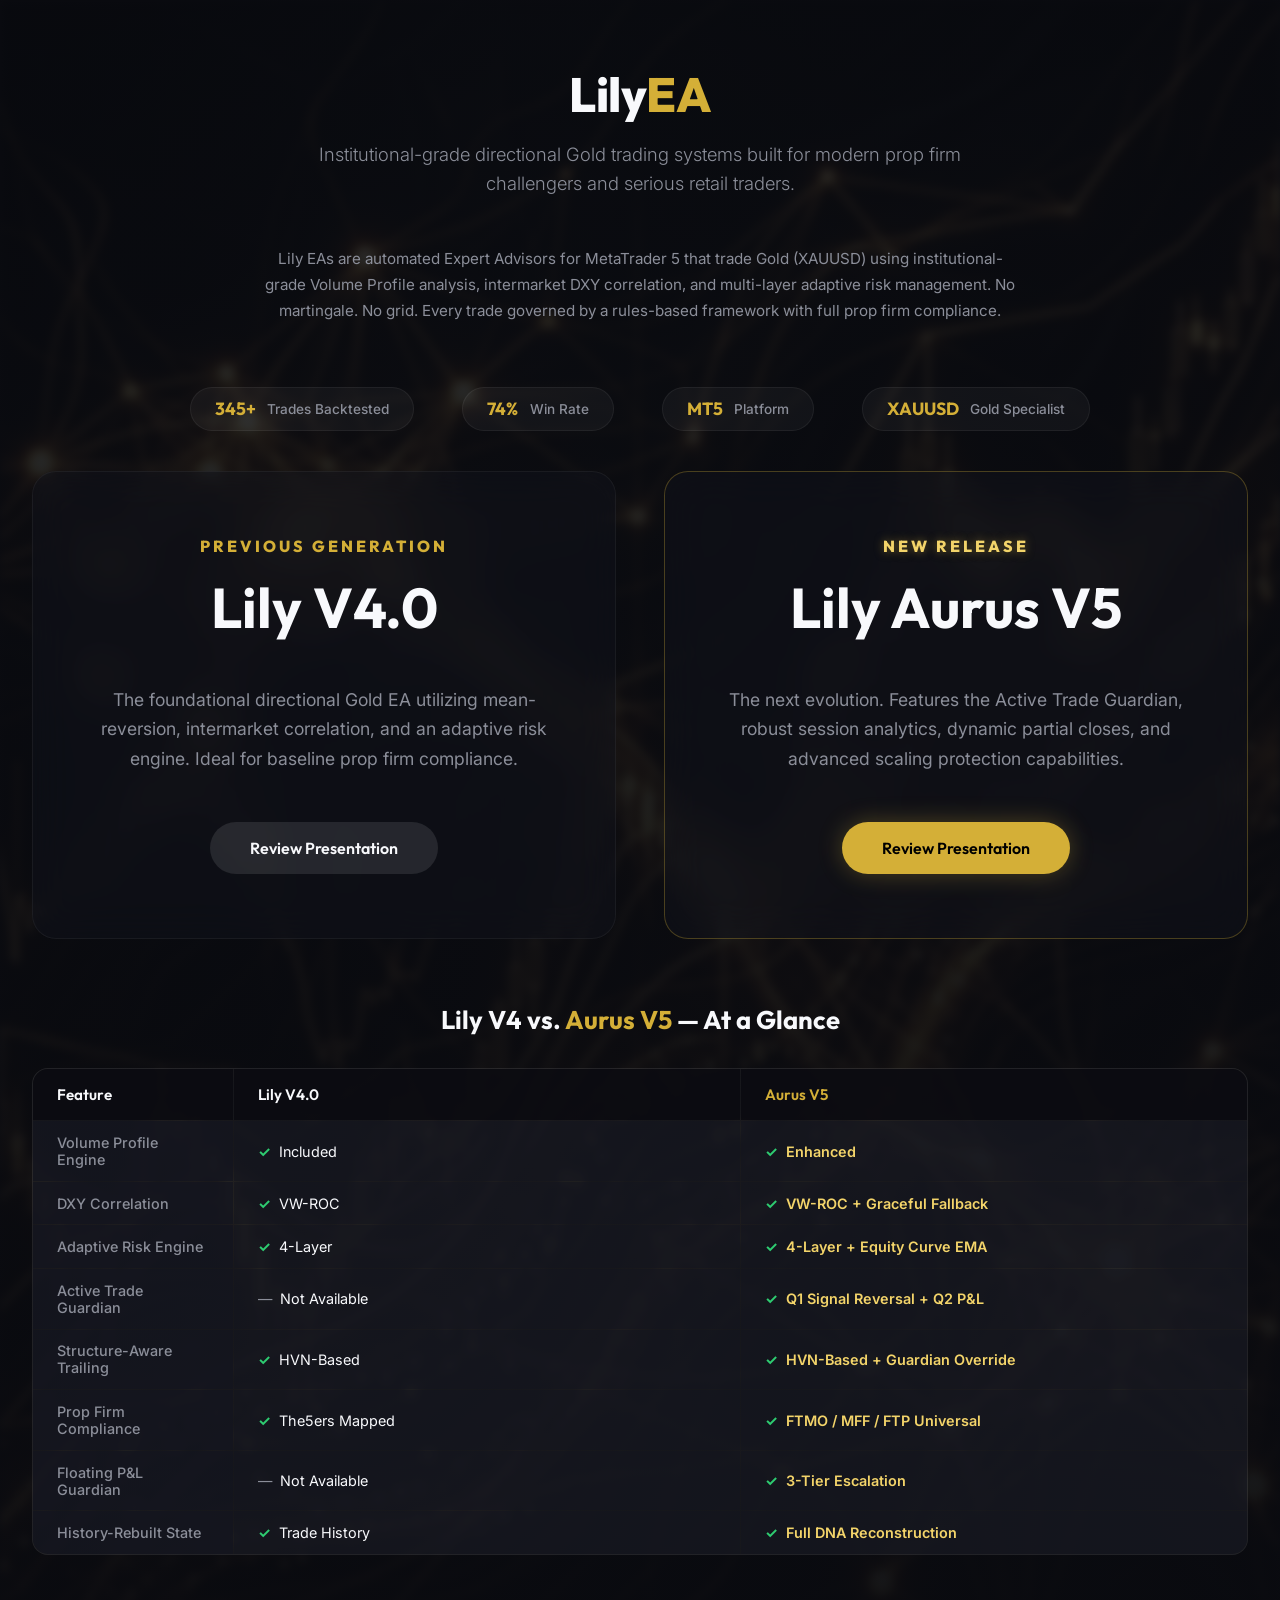
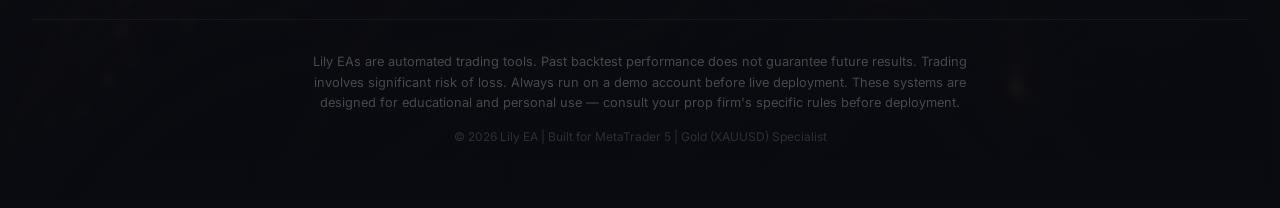
<file: index.html>
<!DOCTYPE html>
<html lang="en">

<head>
    <meta charset="UTF-8">
    <meta name="viewport" content="width=device-width, initial-scale=1.0">
    <title>Lily EAs | Institutional Gold Trading</title>
    <meta name="description" content="Institutional-grade directional Gold (XAUUSD) trading systems built for prop firm challengers and serious retail traders. Explore Lily V4 and Lily Aurus V5.">
    <!-- Fonts -->
    <link rel="preconnect" href="https://fonts.googleapis.com">
    <link rel="preconnect" href="https://fonts.gstatic.com" crossorigin>
    <link
        href="https://fonts.googleapis.com/css2?family=Outfit:wght@300;400;600;800&family=Inter:wght@300;400;500;700&display=swap"
        rel="stylesheet">
    <!-- Stylesheet -->
    <link rel="stylesheet" href="style.css">
</head>

<body>
    <div class="gateway-hero">
        <div class="hero-bg" style="background-image: url('hero_bg.png'); filter: blur(5px) brightness(0.7);"></div>
        <div class="hero-overlay" style="background: linear-gradient(180deg, rgba(10, 11, 16, 0.8) 0%, rgba(10, 11, 16, 0.95) 100%);"></div>
        
        <!-- Hero Branding -->
        <div style="text-align: center; position: relative; z-index: 10; margin-bottom: 1rem;" class="fade-up">
            <h1 class="logo" style="font-size: 3rem;">Lily<span class="gold-text">EA</span></h1>
            <p class="lede" style="max-width: 650px; margin: 1rem auto;">Institutional-grade directional Gold trading systems built for modern prop firm challengers and serious retail traders.</p>
        </div>

        <!-- Context Paragraph -->
        <div style="text-align: center; position: relative; z-index: 10; max-width: 750px; margin: 0 auto 0.5rem;" class="fade-up">
            <p style="color: var(--text-muted); font-size: 0.95rem; line-height: 1.7;">
                Lily EAs are automated Expert Advisors for MetaTrader 5 that trade Gold (XAUUSD) using institutional-grade 
                Volume Profile analysis, intermarket DXY correlation, and multi-layer adaptive risk management. No martingale. 
                No grid. Every trade governed by a rules-based framework with full prop firm compliance.
            </p>
        </div>

        <!-- Credibility Stats Bar -->
        <div class="stats-bar fade-up">
            <div class="stat-pill">
                <span class="stat-number">345+</span>
                <span class="stat-text">Trades Backtested</span>
            </div>
            <div class="stat-pill">
                <span class="stat-number">74%</span>
                <span class="stat-text">Win Rate</span>
            </div>
            <div class="stat-pill">
                <span class="stat-number">MT5</span>
                <span class="stat-text">Platform</span>
            </div>
            <div class="stat-pill">
                <span class="stat-number">XAUUSD</span>
                <span class="stat-text">Gold Specialist</span>
            </div>
        </div>

        <!-- EA Selection Cards -->
        <div class="gateway-container fade-up" style="margin-top: 2.5rem;">
            <a href="lily-v4.html" class="ea-card">
                <span class="ea-version">Previous Generation</span>
                <h2>Lily V4.0</h2>
                <p>The foundational directional Gold EA utilizing mean-reversion, intermarket correlation, and an adaptive risk engine. Ideal for baseline prop firm compliance.</p>
                <div class="btn primary-btn" style="background: rgba(255,255,255,0.1); color: var(--text-primary); box-shadow: none;">Review Presentation</div>
            </a>
            <a href="lily-aurus-v5.html" class="ea-card" style="transition-delay: 100ms; border-color: rgba(212,175,55,0.3);">
                <span class="ea-version" style="color: #f3d46a; text-shadow: 0 0 10px rgba(212,175,55,0.5);">New Release</span>
                <h2>Lily Aurus V5</h2>
                <p>The next evolution. Features the Active Trade Guardian, robust session analytics, dynamic partial closes, and advanced scaling protection capabilities.</p>
                <div class="btn primary-btn">Review Presentation</div>
            </a>
        </div>

        <!-- V4 vs V5 Comparison -->
        <div class="comparison-section fade-up">
            <h3>Lily V4 vs. <span class="gold-text">Aurus V5</span> — At a Glance</h3>
            <div class="comparison-grid">
                <div class="cg-header">Feature</div>
                <div class="cg-header">Lily V4.0</div>
                <div class="cg-header gold">Aurus V5</div>

                <div class="cg-label">Volume Profile Engine</div>
                <div class="cg-cell"><span class="cg-check">✓</span> Included</div>
                <div class="cg-cell highlight"><span class="cg-check">✓</span> Enhanced</div>

                <div class="cg-label">DXY Correlation</div>
                <div class="cg-cell"><span class="cg-check">✓</span> VW-ROC</div>
                <div class="cg-cell highlight"><span class="cg-check">✓</span> VW-ROC + Graceful Fallback</div>

                <div class="cg-label">Adaptive Risk Engine</div>
                <div class="cg-cell"><span class="cg-check">✓</span> 4-Layer</div>
                <div class="cg-cell highlight"><span class="cg-check">✓</span> 4-Layer + Equity Curve EMA</div>

                <div class="cg-label">Active Trade Guardian</div>
                <div class="cg-cell"><span class="cg-dash">—</span> Not Available</div>
                <div class="cg-cell highlight"><span class="cg-check">✓</span> Q1 Signal Reversal + Q2 P&L</div>

                <div class="cg-label">Structure-Aware Trailing</div>
                <div class="cg-cell"><span class="cg-check">✓</span> HVN-Based</div>
                <div class="cg-cell highlight"><span class="cg-check">✓</span> HVN-Based + Guardian Override</div>

                <div class="cg-label">Prop Firm Compliance</div>
                <div class="cg-cell"><span class="cg-check">✓</span> The5ers Mapped</div>
                <div class="cg-cell highlight"><span class="cg-check">✓</span> FTMO / MFF / FTP Universal</div>

                <div class="cg-label">Floating P&L Guardian</div>
                <div class="cg-cell"><span class="cg-dash">—</span> Not Available</div>
                <div class="cg-cell highlight"><span class="cg-check">✓</span> 3-Tier Escalation</div>

                <div class="cg-label">History-Rebuilt State</div>
                <div class="cg-cell"><span class="cg-check">✓</span> Trade History</div>
                <div class="cg-cell highlight"><span class="cg-check">✓</span> Full DNA Reconstruction</div>
            </div>
        </div>

        <!-- Footer -->
        <div class="gateway-footer fade-up">
            <p>Lily EAs are automated trading tools. Past backtest performance does not guarantee future results. Trading involves significant risk of loss. 
                Always run on a demo account before live deployment. These systems are designed for educational and personal use — 
                consult your prop firm's specific rules before deployment.</p>
            <div class="footer-copy">© 2026 Lily EA | Built for MetaTrader 5 | Gold (XAUUSD) Specialist</div>
        </div>
    </div>
    <script src="script.js"></script>
</body>
</html>
</file>
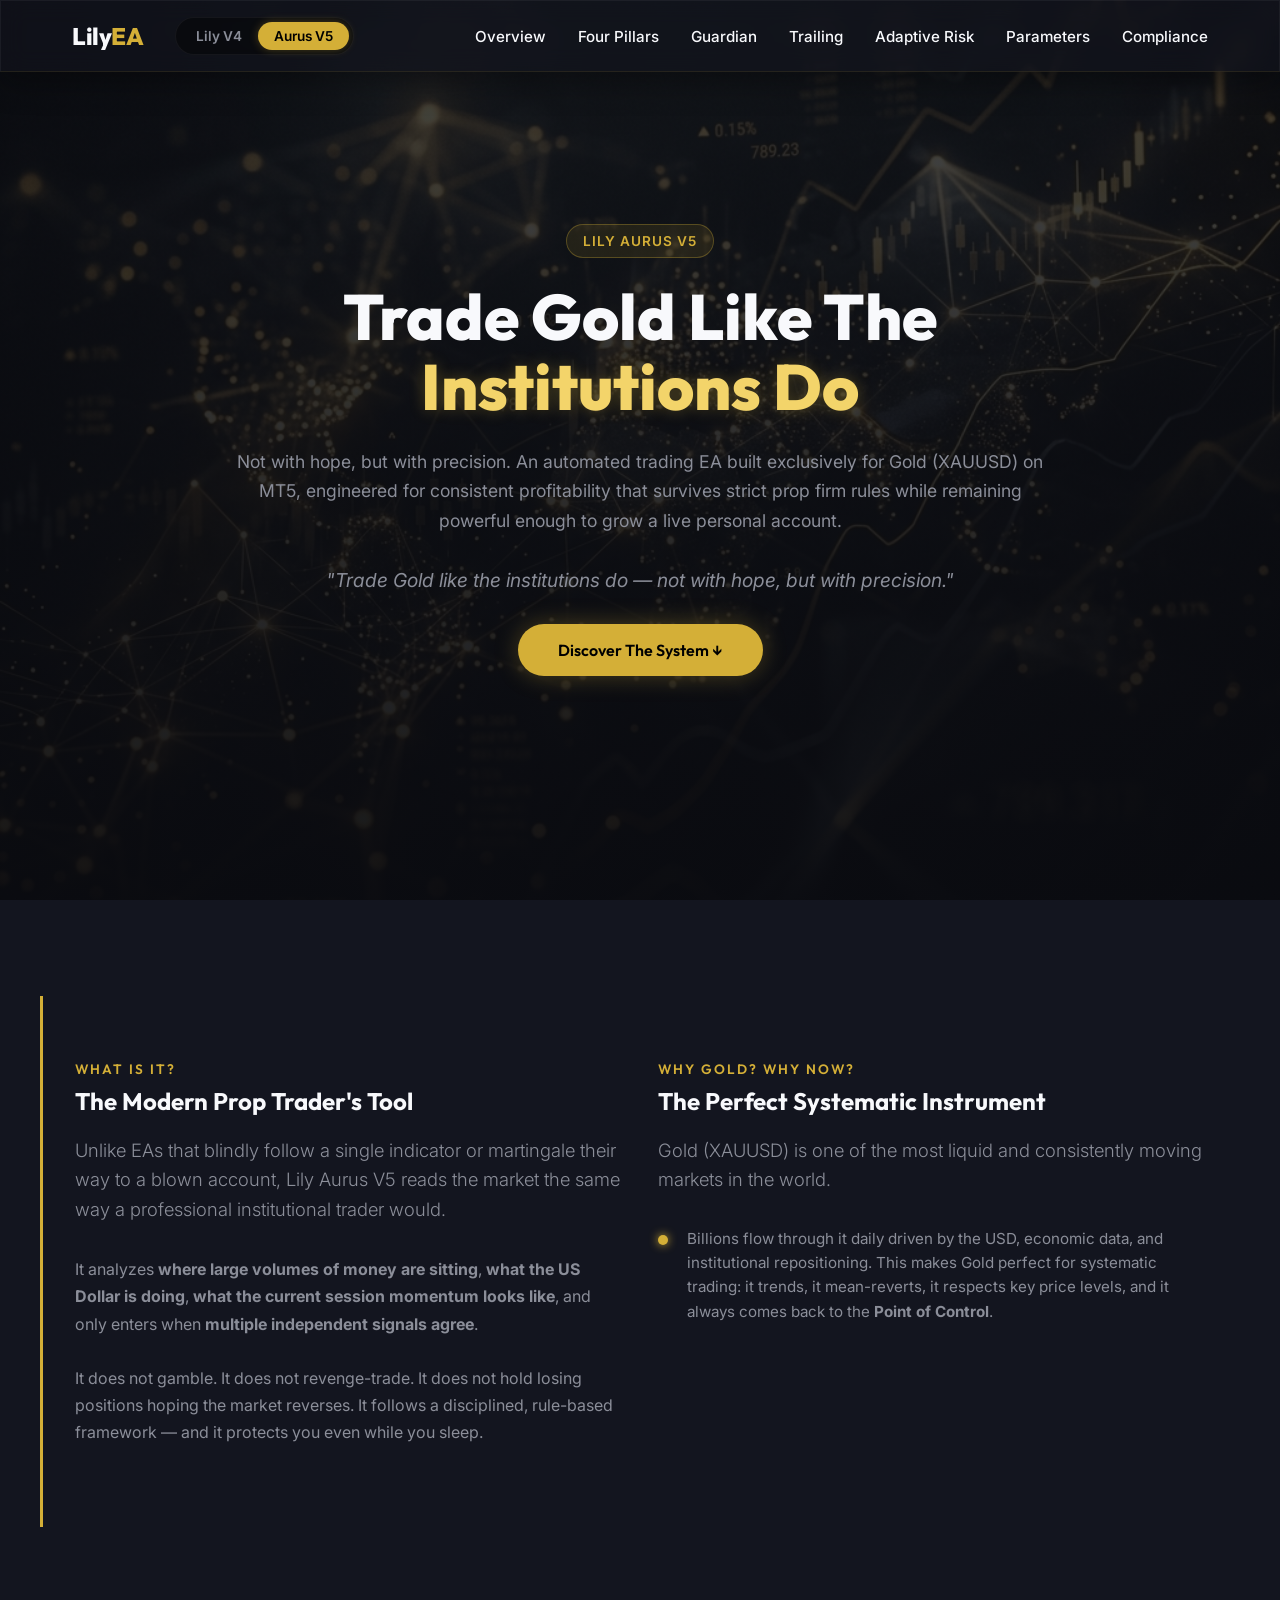
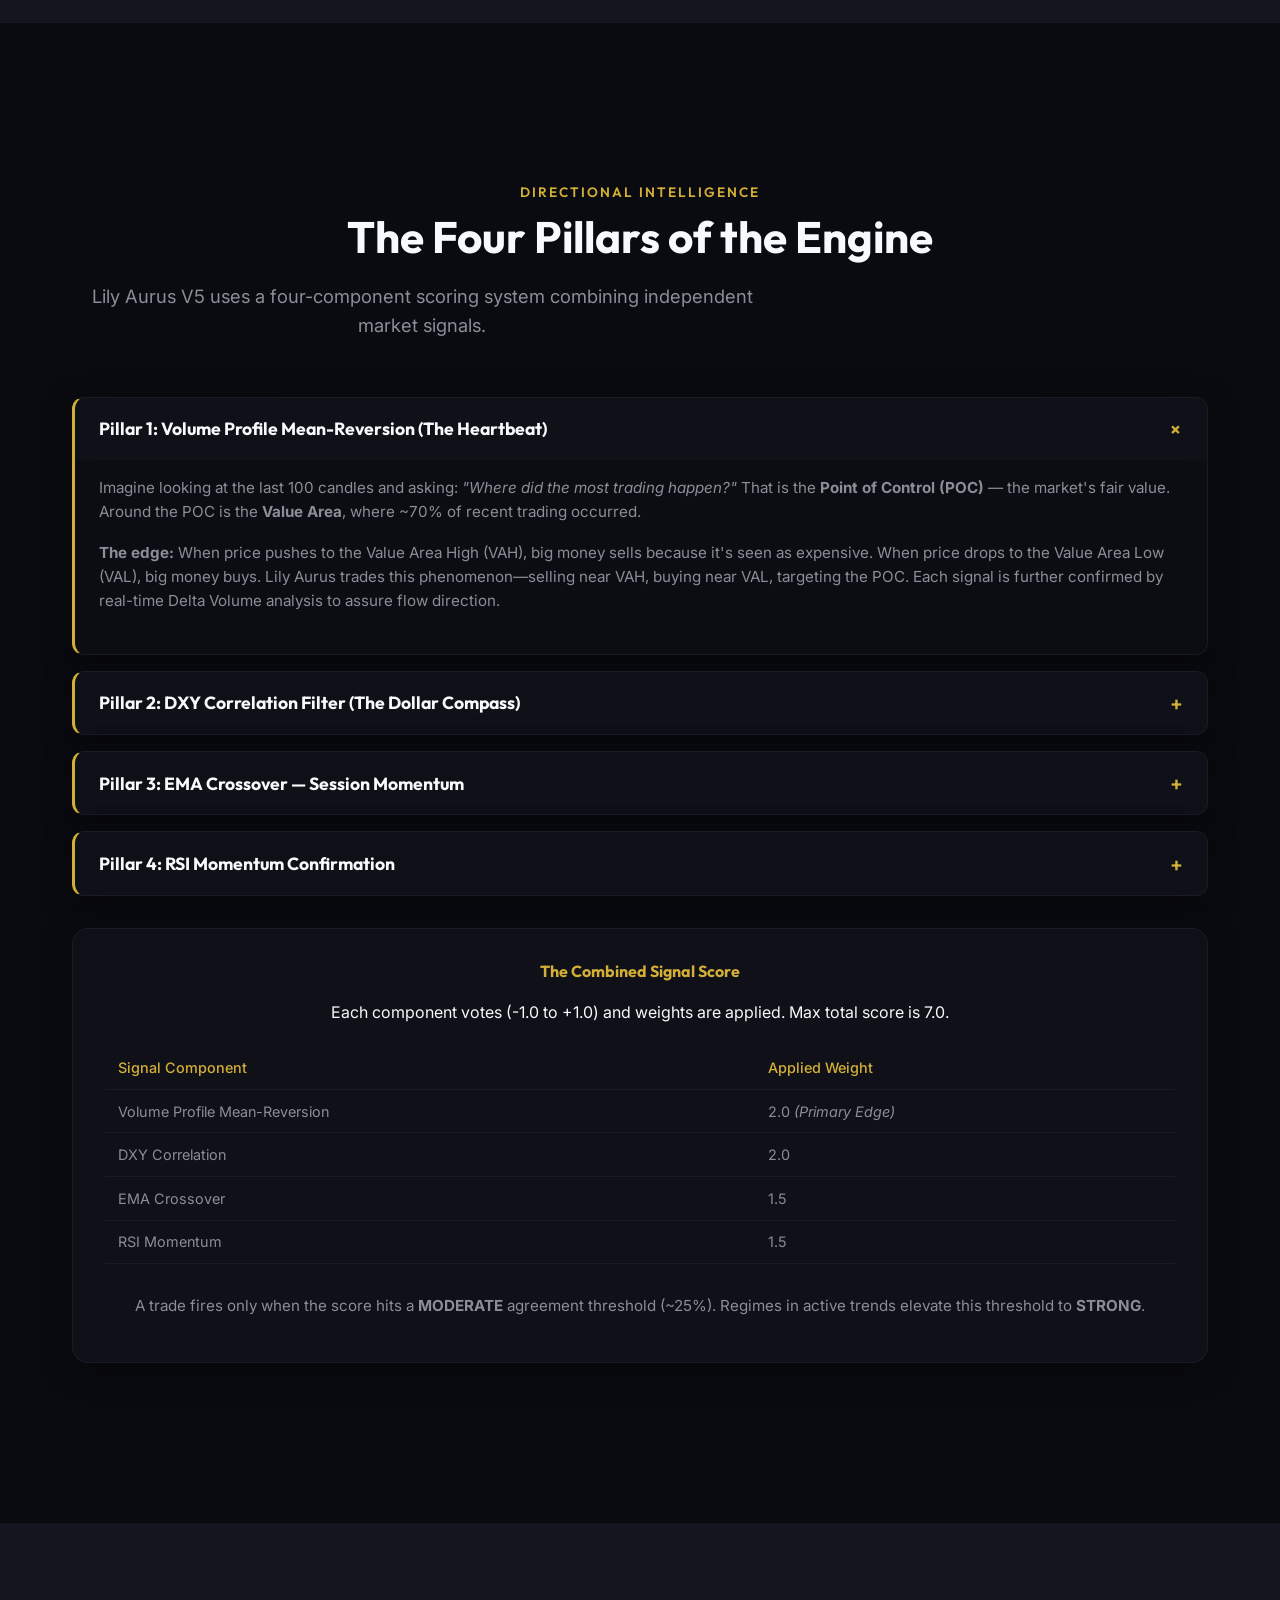
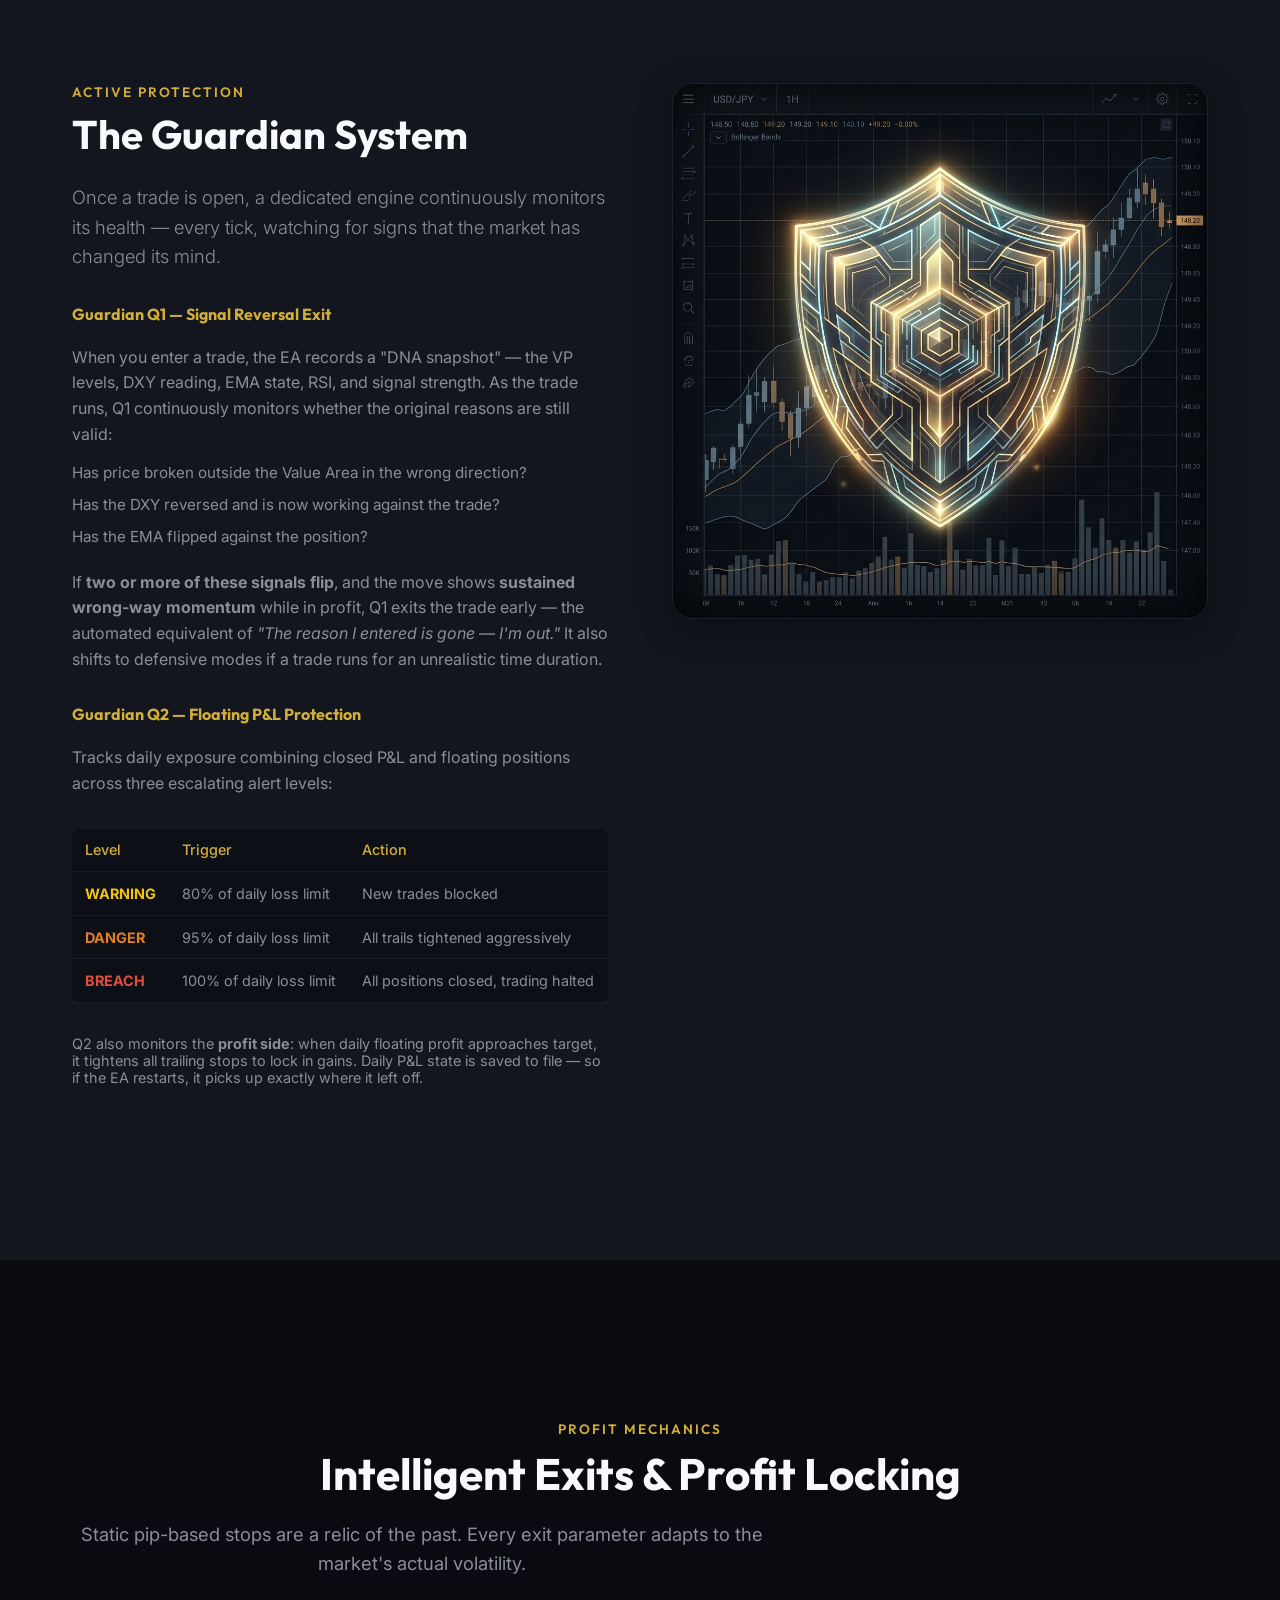
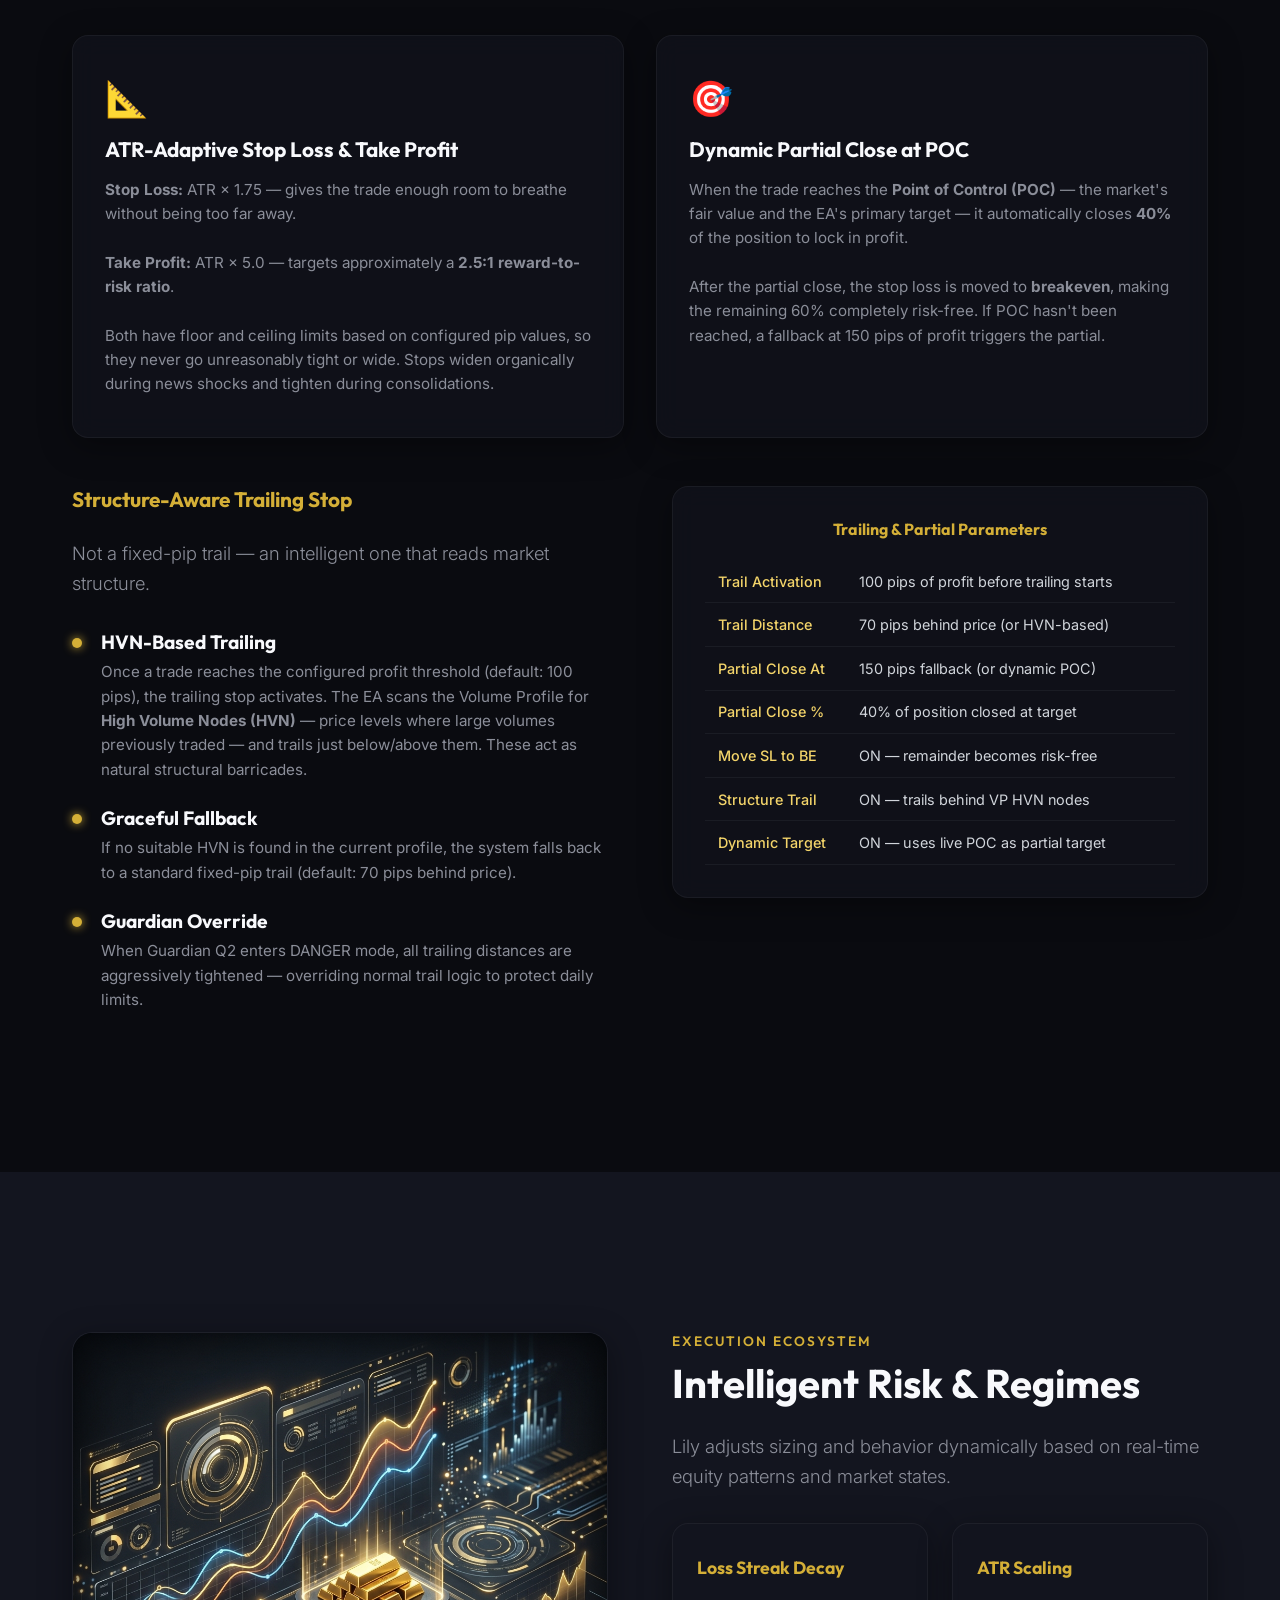
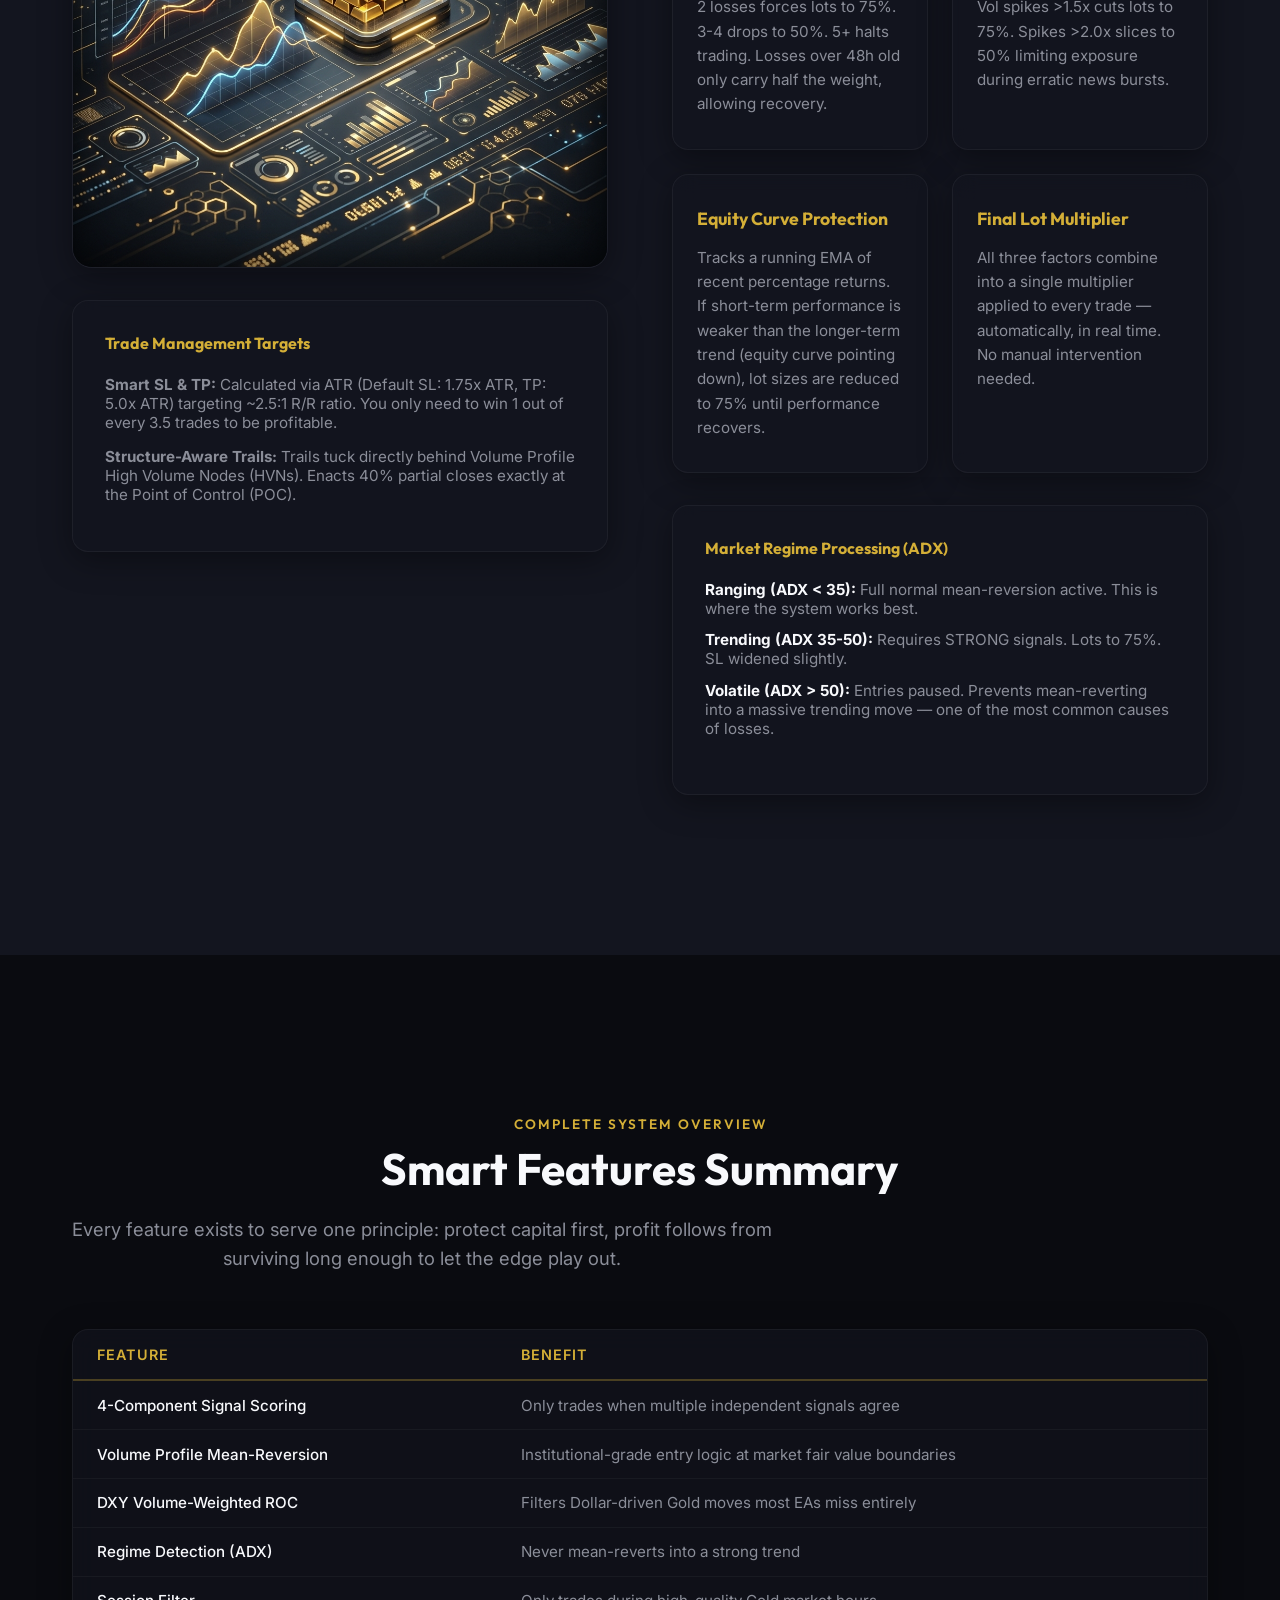
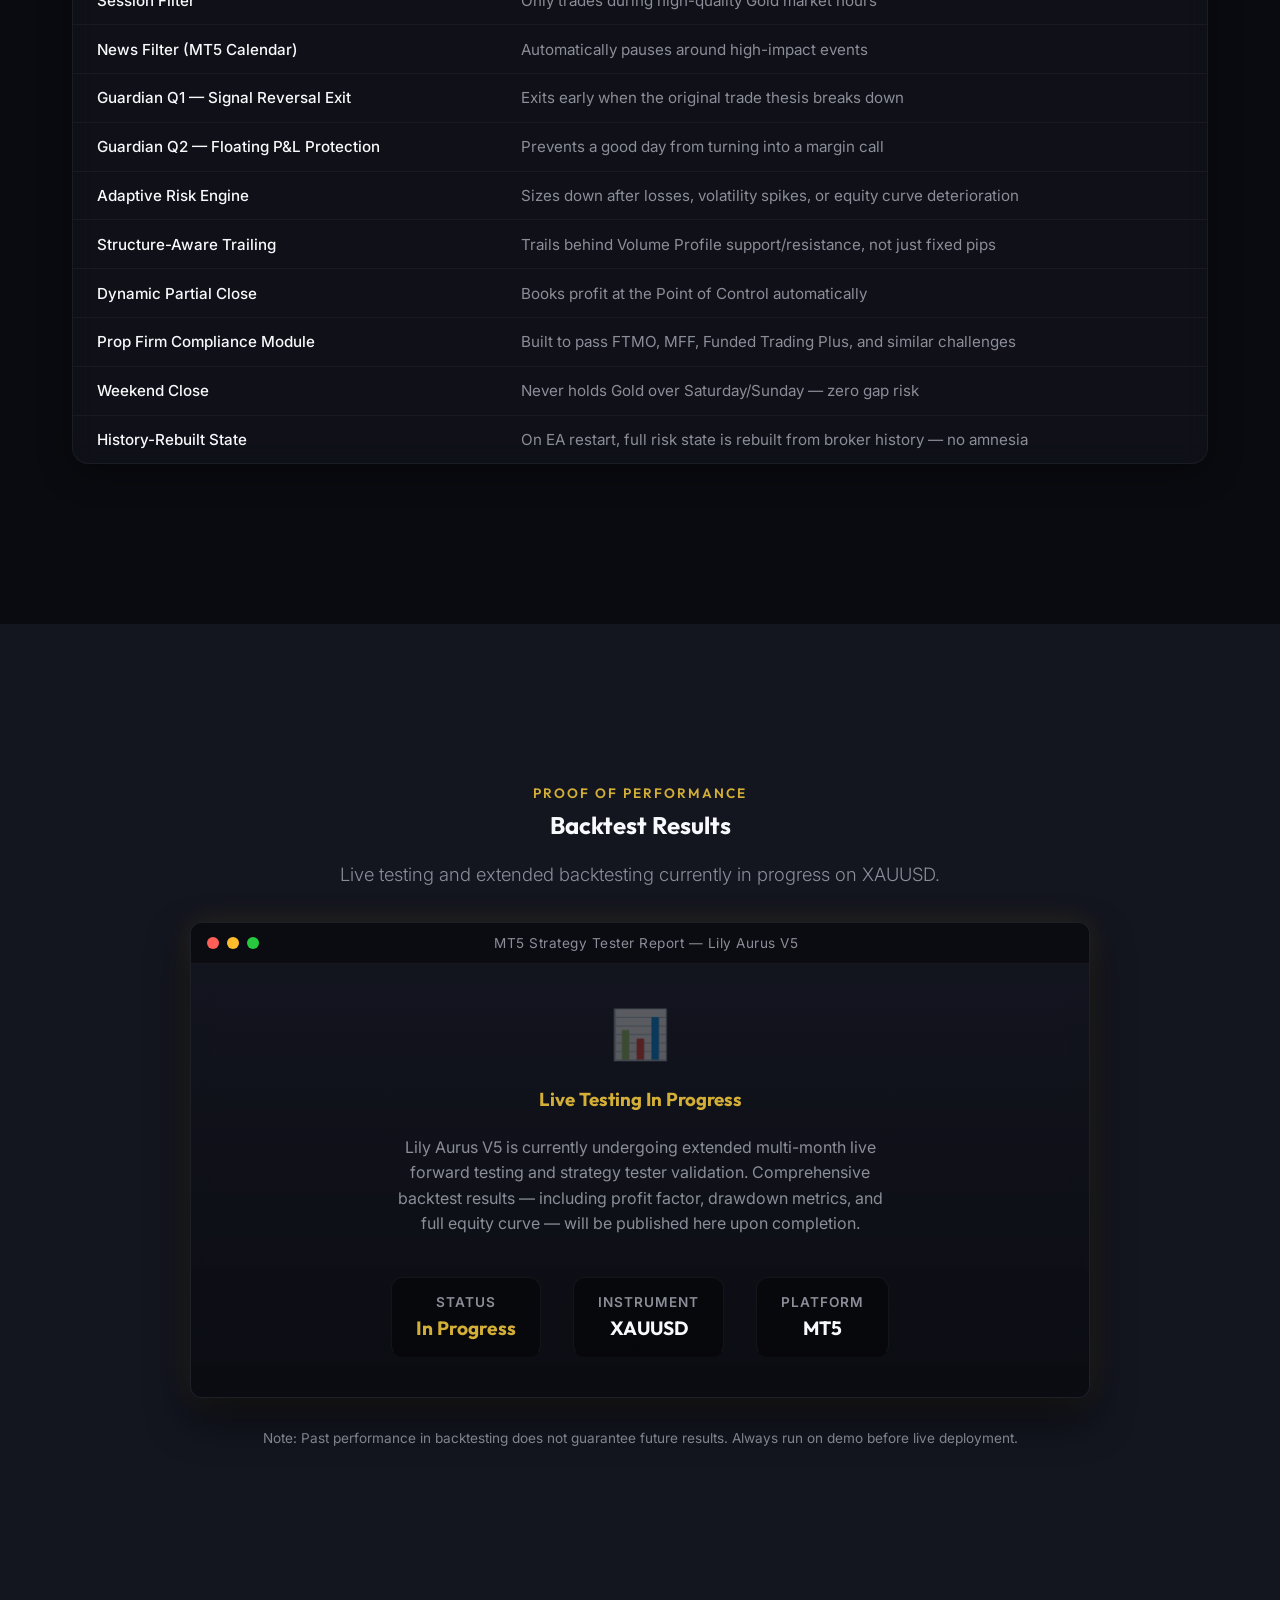
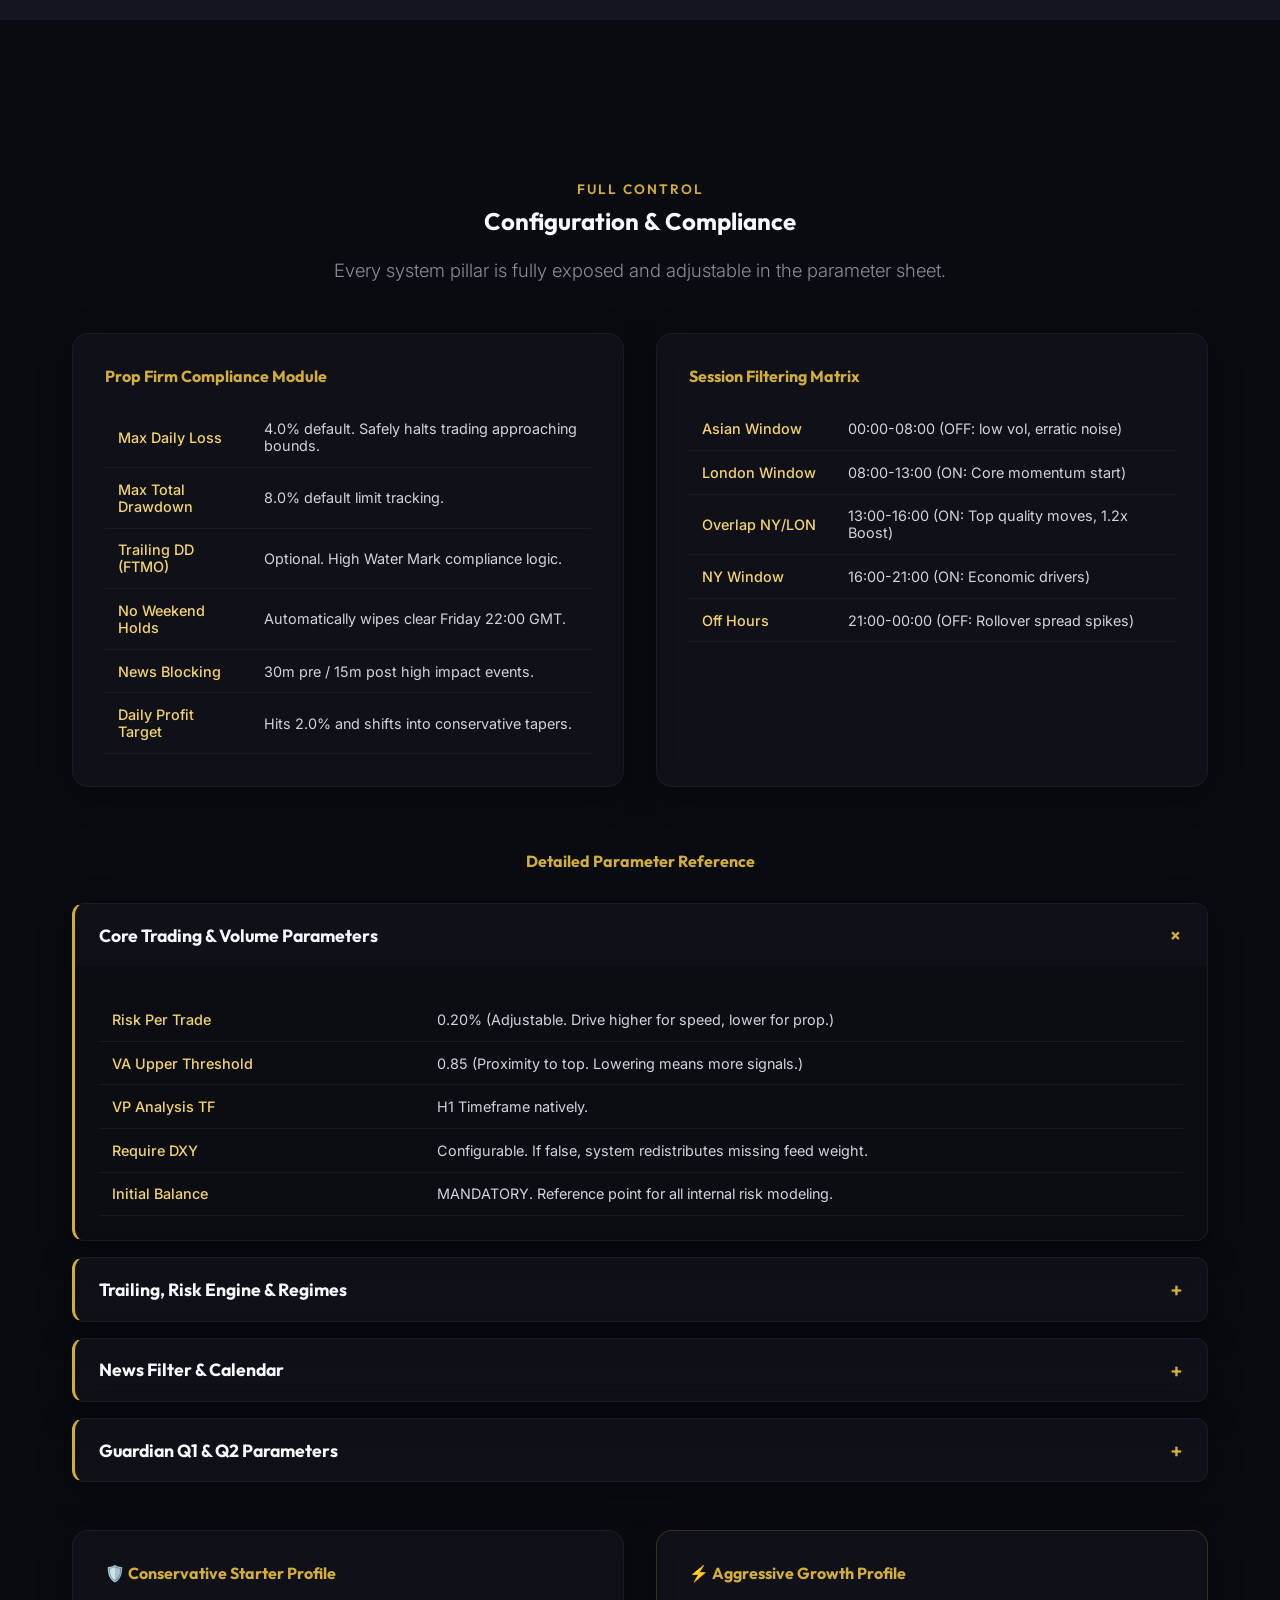
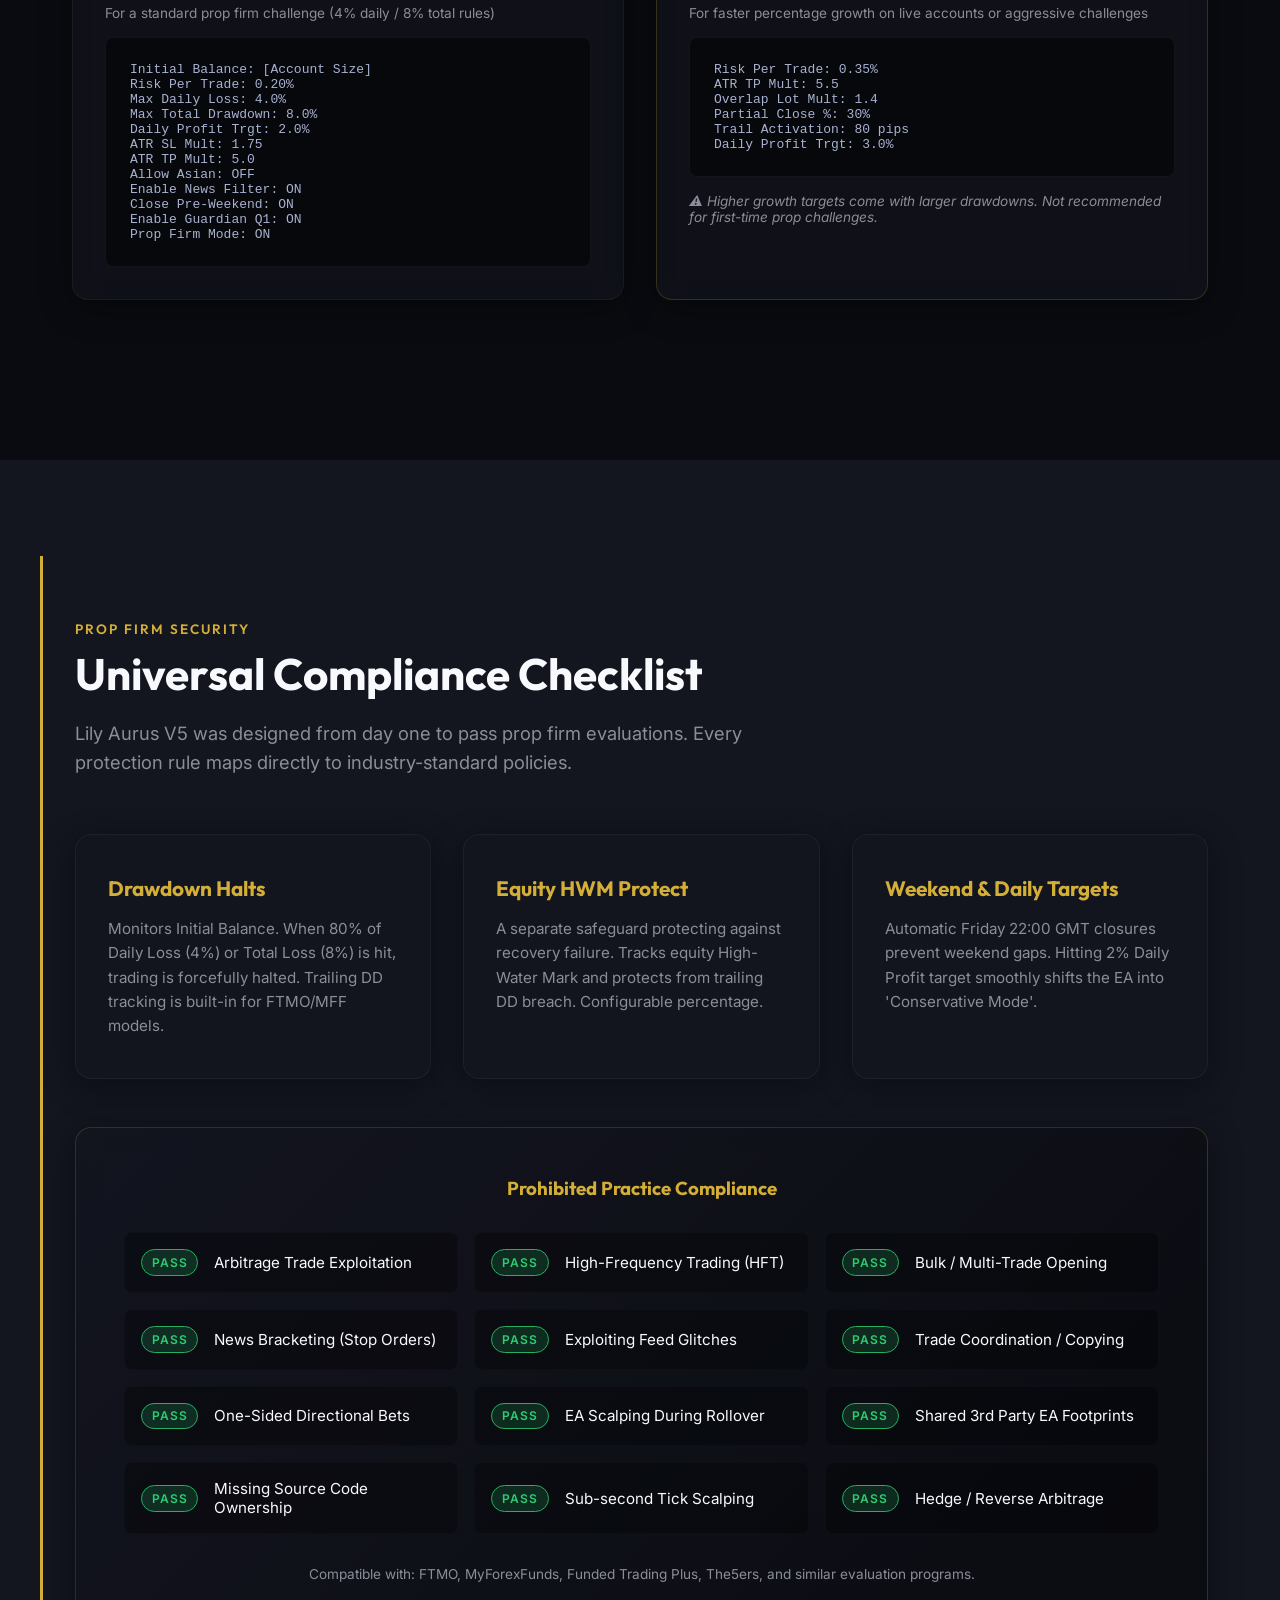
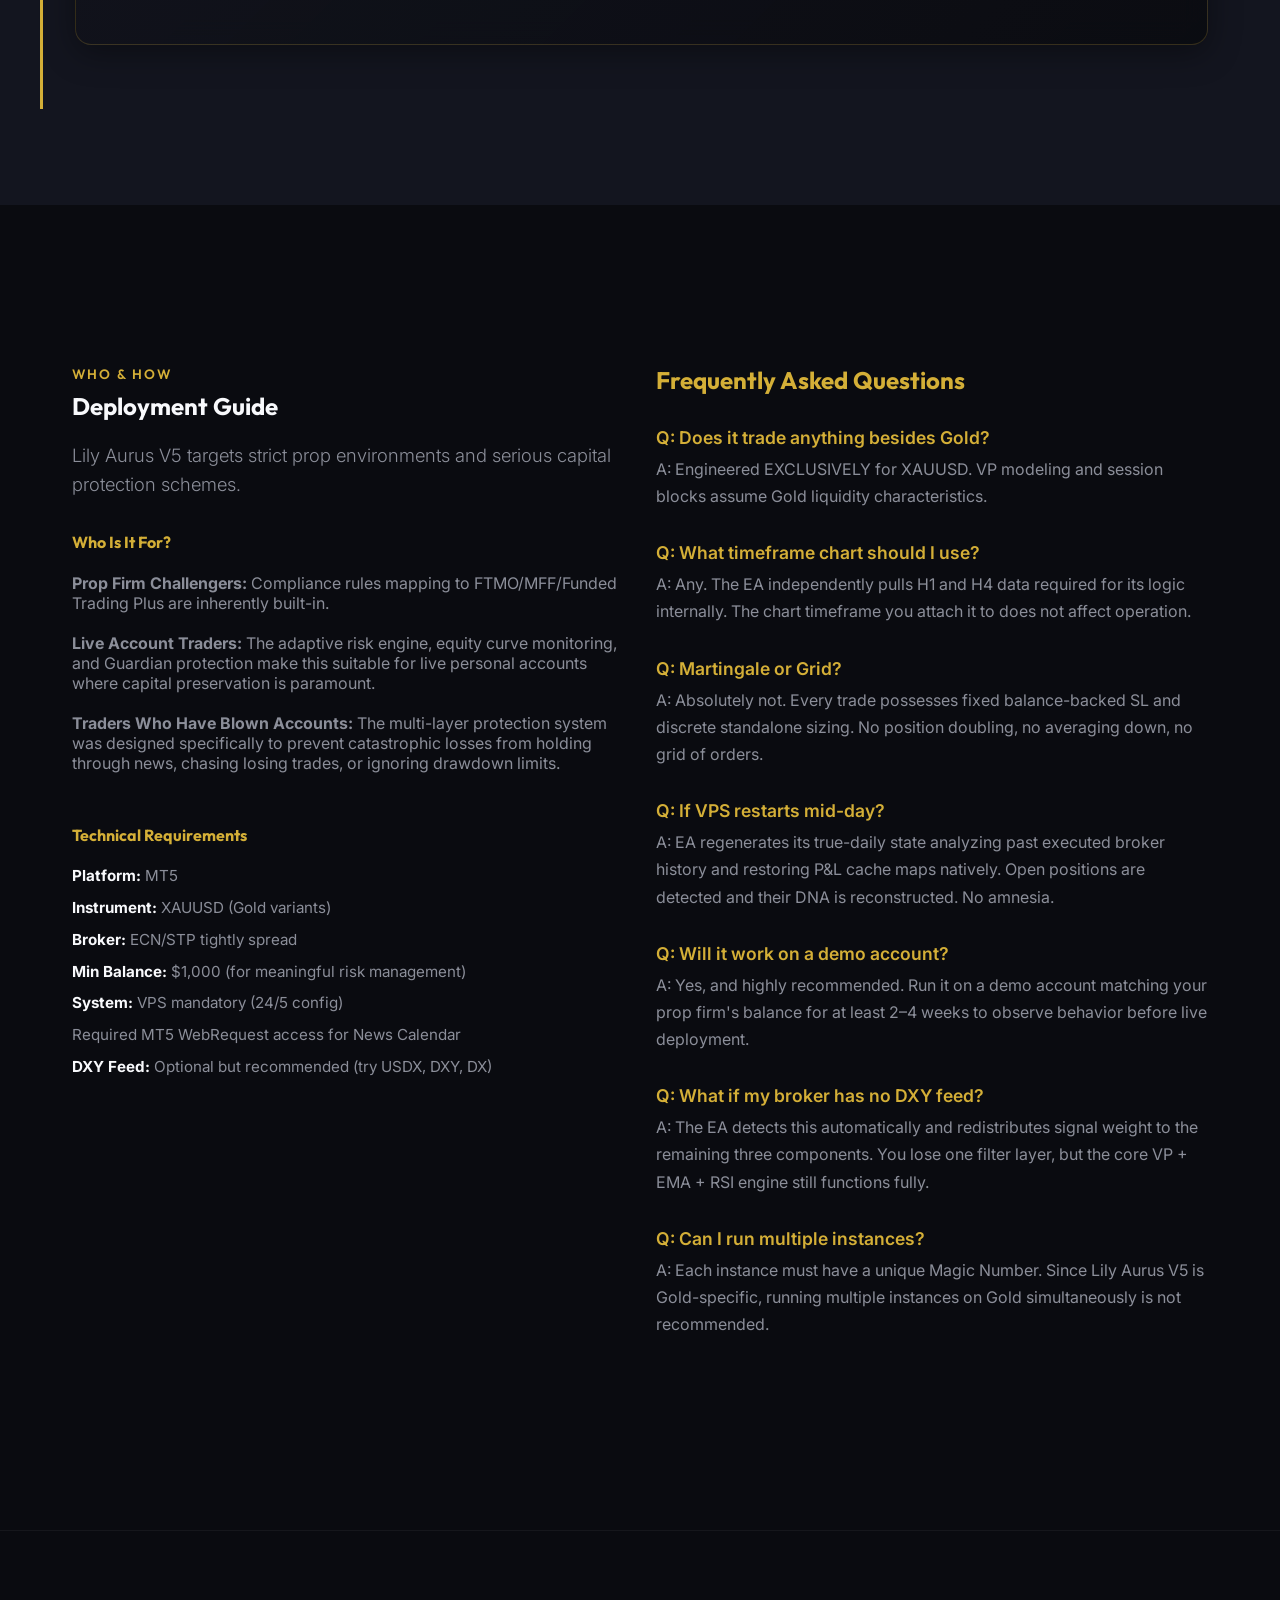
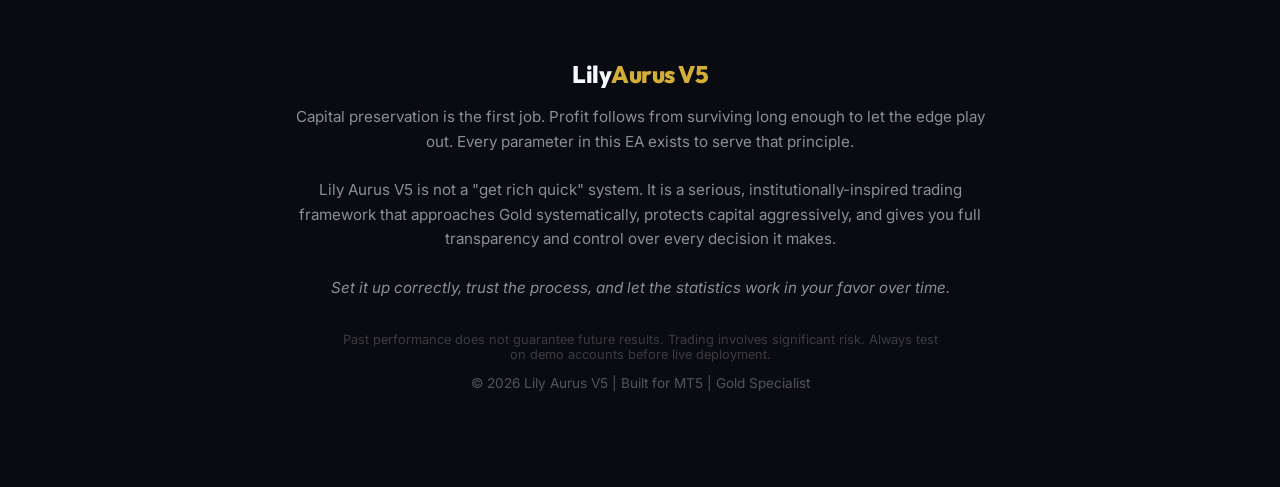
<file: lily-aurus-v5.html>
<!DOCTYPE html>
<html lang="en">

<head>
    <meta charset="UTF-8">
    <meta name="viewport" content="width=device-width, initial-scale=1.0">
    <title>Lily Aurus V5 | Institutional-Grade Gold Trading</title>
    <meta name="description" content="Lily Aurus V5 — automated institutional-grade Gold (XAUUSD) Expert Advisor for MT5 with Volume Profile mean-reversion, Active Trade Guardian, and full prop firm compliance.">
    <!-- Fonts -->
    <link rel="preconnect" href="https://fonts.googleapis.com">
    <link rel="preconnect" href="https://fonts.gstatic.com" crossorigin>
    <link href="https://fonts.googleapis.com/css2?family=Outfit:wght@300;400;600;800&family=Inter:wght@300;400;500;700&display=swap" rel="stylesheet">
    <!-- Stylesheet -->
    <link rel="stylesheet" href="style.css">
    <style>
        .param-table th { width: 30%; color: var(--gold-light); }
        .param-table td { color: #d1d5db; }
        .param-table tr:hover { background: rgba(255,255,255,0.02); }
        .settings-code { background: rgba(0,0,0,0.5); padding: 1.5rem; border-radius: 8px; border: 1px solid rgba(255,255,255,0.05); font-family: monospace; color: #a8b2d1; display: block; margin-top: 1rem; }
        .faq-q { color: var(--gold-main); font-weight: 600; font-size: 1.1rem; margin-bottom: 0.5rem; }
        .faq-a { color: var(--text-muted); margin-bottom: 2rem; line-height: 1.7; }
    </style>
</head>

<body>
    <!-- Navbar -->
    <nav class="navbar glass">
        <div class="nav-container">
            <div style="display: flex; align-items: center; gap: 2rem;">
                <h1 class="logo"><a href="index.html" style="color: inherit; text-decoration: none;">Lily<span class="gold-text">EA</span></a></h1>
                <div class="version-tabs">
                    <a href="lily-v4.html" class="tab-btn">Lily V4</a>
                    <a href="lily-aurus-v5.html" class="tab-btn active">Aurus V5</a>
                </div>
            </div>
            <ul class="nav-links" style="font-size: 0.85rem;">
                <li><a href="#intro">Overview</a></li>
                <li><a href="#pillars">Four Pillars</a></li>
                <li><a href="#guardian">Guardian</a></li>
                <li><a href="#trailing">Trailing</a></li>
                <li><a href="#risk">Adaptive Risk</a></li>
                <li><a href="#settings">Parameters</a></li>
                <li><a href="#compliance">Compliance</a></li>
            </ul>
            <button class="hamburger" aria-label="Menu">
                <span></span><span></span><span></span>
            </button>
        </div>
    </nav>

    <!-- Mobile Nav -->
    <div class="mobile-nav">
        <a href="#intro">Overview</a>
        <a href="#pillars">Four Pillars</a>
        <a href="#guardian">Guardian</a>
        <a href="#trailing">Trailing & Partials</a>
        <a href="#risk">Adaptive Risk</a>
        <a href="#settings">Parameters</a>
        <a href="#compliance">Compliance</a>
        <a href="lily-v4.html">← Lily V4</a>
    </div>

    <!-- Hero Section -->
    <section class="hero" id="home">
        <div class="hero-bg" style="background-image: url('v5_hero.png');"></div>
        <div class="hero-overlay"></div>
        <div class="hero-content fade-up" style="max-width: 900px;">
            <div class="badge">Lily Aurus V5</div>
            <h2 class="hero-title">Trade Gold Like The <span class="gold-glow">Institutions Do</span></h2>
            <p class="hero-subtitle">Not with hope, but with precision. An automated trading EA built exclusively for Gold (XAUUSD) on MT5, engineered for consistent profitability that survives strict prop firm rules while remaining powerful enough to grow a live personal account.</p>
            <div class="quote" style="margin: 2rem 0; font-style: italic; color: var(--text-muted); font-size: 1.2rem;">
                "Trade Gold like the institutions do — not with hope, but with precision."
            </div>
            <div class="hero-cta">
                <a href="#intro" class="btn primary-btn">Discover The System <span class="arrow">↓</span></a>
            </div>
        </div>
    </section>

    <!-- Introduction Module -->
    <section class="section dark-bg" id="intro">
        <div class="container line-border-left fade-up">
            <div class="grid grid-2">
                <div>
                    <h3 class="gold-text uppercase-label">What Is It?</h3>
                    <h2>The Modern Prop Trader's Tool</h2>
                    <p class="lede">Unlike EAs that blindly follow a single indicator or martingale their way to a blown account, Lily Aurus V5 reads the market the same way a professional institutional trader would.</p>
                    <p class="mt-4" style="color: var(--text-muted); line-height: 1.7;">It analyzes <strong>where large volumes of money are sitting</strong>, <strong>what the US Dollar is doing</strong>, <strong>what the current session momentum looks like</strong>, and only enters when <strong>multiple independent signals agree</strong>.<br><br>It does not gamble. It does not revenge-trade. It does not hold losing positions hoping the market reverses. It follows a disciplined, rule-based framework — and it protects you even while you sleep.</p>
                </div>
                <div>
                    <h3 class="gold-text uppercase-label">Why Gold? Why Now?</h3>
                    <h2>The Perfect Systematic Instrument</h2>
                    <p class="lede">Gold (XAUUSD) is one of the most liquid and consistently moving markets in the world.</p>
                    <div class="feature-item mt-4">
                        <div class="bullet glow-bullet"></div>
                        <div>
                            <p>Billions flow through it daily driven by the USD, economic data, and institutional repositioning. This makes Gold perfect for systematic trading: it trends, it mean-reverts, it respects key price levels, and it always comes back to the <strong>Point of Control</strong>.</p>
                        </div>
                    </div>
                </div>
            </div>
        </div>
    </section>

    <!-- How It Works - The Four Pillars -->
    <section class="section" id="pillars">
        <div class="container">
            <div class="section-header fade-up text-center">
                <h3 class="gold-text uppercase-label">Directional Intelligence</h3>
                <h2>The Four Pillars of the Engine</h2>
                <p>Lily Aurus V5 uses a four-component scoring system combining independent market signals.</p>
            </div>
            
            <div class="accordion fade-up">
                <div class="accordion-item glass active">
                    <div class="acc-header">
                        <h4>Pillar 1: Volume Profile Mean-Reversion (The Heartbeat)</h4><span class="icon">+</span>
                    </div>
                    <div class="acc-content">
                        <p>Imagine looking at the last 100 candles and asking: <em>"Where did the most trading happen?"</em> That is the <strong>Point of Control (POC)</strong> — the market's fair value. Around the POC is the <strong>Value Area</strong>, where ~70% of recent trading occurred.</p>
                        <p><strong>The edge:</strong> When price pushes to the Value Area High (VAH), big money sells because it's seen as expensive. When price drops to the Value Area Low (VAL), big money buys. Lily Aurus trades this phenomenon—selling near VAH, buying near VAL, targeting the POC. Each signal is further confirmed by real-time Delta Volume analysis to assure flow direction.</p>
                    </div>
                </div>
                <div class="accordion-item glass">
                    <div class="acc-header">
                        <h4>Pillar 2: DXY Correlation Filter (The Dollar Compass)</h4><span class="icon">+</span>
                    </div>
                    <div class="acc-content">
                        <p>Gold and the USD feature an inverse relationship. Lily Aurus V5 reads the <strong>DXY (US Dollar Index)</strong> in real-time utilizing a <strong>Volume-Weighted Rate of Change</strong>. It gauges the conviction tied to Dollar shifts to either confirm or block a Gold-trade setup, preventing numerous bad entries per month.</p>
                        <p><em>(If your broker does not carry a DXY feed, the EA adjusts its scoring dynamically without crashing.)</em></p>
                    </div>
                </div>
                <div class="accordion-item glass">
                    <div class="acc-header">
                        <h4>Pillar 3: EMA Crossover — Session Momentum</h4><span class="icon">+</span>
                    </div>
                    <div class="acc-content">
                        <p>Uses EMA5 and EMA20 on the hourly timeframe. EMA5 serves as the short-term burst, EMA20 acts as the session anchor. The EA only enters buy trades during bullish sessions and sells during bearish sessions, unless a massive Volume Profile mean-reversion extreme forcibly bypasses this rule.</p>
                    </div>
                </div>
                <div class="accordion-item glass">
                    <div class="acc-header">
                        <h4>Pillar 4: RSI Momentum Confirmation</h4><span class="icon">+</span>
                    </div>
                    <div class="acc-content">
                        <p>Utilizes RSI to assess directional exhaustion (70-80 = overbought, 20-30 = oversold). This helps the EA avoid jumping into buys when the market is totally maxed out upside, or sells when heavily dumped down.</p>
                    </div>
                </div>
            </div>

            <!-- Score Combiner Block -->
            <div class="data-panel glass mt-4 fade-up">
                <h4 class="gold-text text-center">The Combined Signal Score</h4>
                <p class="text-center" style="margin-bottom: 1.5rem;">Each component votes (-1.0 to +1.0) and weights are applied. Max total score is 7.0.</p>
                <table class="glass-table">
                    <tr>
                        <th>Signal Component</th>
                        <th>Applied Weight</th>
                    </tr>
                    <tr>
                        <td>Volume Profile Mean-Reversion</td>
                        <td>2.0 <em>(Primary Edge)</em></td>
                    </tr>
                    <tr>
                        <td>DXY Correlation</td>
                        <td>2.0</td>
                    </tr>
                    <tr>
                        <td>EMA Crossover</td>
                        <td>1.5</td>
                    </tr>
                    <tr>
                        <td>RSI Momentum</td>
                        <td>1.5</td>
                    </tr>
                </table>
                <p class="mt-4 text-center text-muted" style="font-size: 0.95rem;">A trade fires only when the score hits a <strong>MODERATE</strong> agreement threshold (~25%). Regimes in active trends elevate this threshold to <strong>STRONG</strong>.</p>
            </div>
        </div>
    </section>

    <!-- The Guardian System -->
    <section class="section dark-bg" id="guardian">
        <div class="container layout-split">
            <div class="text-content fade-up">
                <h3 class="gold-text uppercase-label">Active Protection</h3>
                <h2>The Guardian System</h2>
                <p class="lede">Once a trade is open, a dedicated engine continuously monitors its health — every tick, watching for signs that the market has changed its mind.</p>
                
                <h4 class="mt-4 gold-text">Guardian Q1 — Signal Reversal Exit</h4>
                <p style="color: var(--text-muted); line-height: 1.6;">When you enter a trade, the EA records a "DNA snapshot" — the VP levels, DXY reading, EMA state, RSI, and signal strength. As the trade runs, Q1 continuously monitors whether the original reasons are still valid:</p>
                <ul class="data-list mt-4" style="color: var(--text-muted);">
                    <li>Has price broken outside the Value Area in the wrong direction?</li>
                    <li>Has the DXY reversed and is now working against the trade?</li>
                    <li>Has the EMA flipped against the position?</li>
                </ul>
                <p style="color: var(--text-muted); line-height: 1.6; margin-top: 1rem;">If <strong>two or more of these signals flip</strong>, and the move shows <strong>sustained wrong-way momentum</strong> while in profit, Q1 exits the trade early — the automated equivalent of <em>"The reason I entered is gone — I'm out."</em> It also shifts to defensive modes if a trade runs for an unrealistic time duration.</p>
                
                <h4 class="mt-4 gold-text">Guardian Q2 — Floating P&L Protection</h4>
                <p style="color: var(--text-muted); line-height: 1.6;">Tracks daily exposure combining closed P&L and floating positions across three escalating alert levels:</p>
                <table class="glass-table mt-4" style="background: rgba(0,0,0,0.3); border-radius: 8px;">
                    <tr>
                        <th>Level</th>
                        <th>Trigger</th>
                        <th>Action</th>
                    </tr>
                    <tr>
                        <td><strong style="color: #f1c40f;">WARNING</strong></td>
                        <td>80% of daily loss limit</td>
                        <td>New trades blocked</td>
                    </tr>
                    <tr>
                        <td><strong style="color: #e67e22;">DANGER</strong></td>
                        <td>95% of daily loss limit</td>
                        <td>All trails tightened aggressively</td>
                    </tr>
                    <tr>
                        <td><strong style="color: #e74c3c;">BREACH</strong></td>
                        <td>100% of daily loss limit</td>
                        <td>All positions closed, trading halted</td>
                    </tr>
                </table>
                <p class="mt-4" style="color: var(--text-muted); font-size: 0.9rem;">Q2 also monitors the <strong>profit side</strong>: when daily floating profit approaches target, it tightens all trailing stops to lock in gains. Daily P&L state is saved to file — so if the EA restarts, it picks up exactly where it left off.</p>
            </div>
            <div class="image-content fade-up" style="transition-delay: 200ms;">
                <div class="image-wrapper glass image-glow" style="margin-bottom: 2rem;">
                    <img src="v5_guardian.png" alt="Guardian UI Shield" class="feature-img">
                </div>
            </div>
        </div>
    </section>

    <!-- Smart SL/TP & Trailing/Partial Close Section -->
    <section class="section" id="trailing">
        <div class="container">
            <div class="section-header fade-up text-center">
                <h3 class="gold-text uppercase-label">Profit Mechanics</h3>
                <h2>Intelligent Exits & Profit Locking</h2>
                <p>Static pip-based stops are a relic of the past. Every exit parameter adapts to the market's actual volatility.</p>
            </div>
            
            <div class="grid grid-2 fade-up">
                <div class="card glass border-gold">
                    <div class="icon-box">📐</div>
                    <h4>ATR-Adaptive Stop Loss & Take Profit</h4>
                    <p><strong>Stop Loss:</strong> ATR × 1.75 — gives the trade enough room to breathe without being too far away.<br><br>
                    <strong>Take Profit:</strong> ATR × 5.0 — targets approximately a <strong>2.5:1 reward-to-risk ratio</strong>.<br><br>
                    Both have floor and ceiling limits based on configured pip values, so they never go unreasonably tight or wide. Stops widen organically during news shocks and tighten during consolidations.</p>
                </div>
                <div class="card glass border-gold" style="transition-delay: 100ms;">
                    <div class="icon-box">🎯</div>
                    <h4>Dynamic Partial Close at POC</h4>
                    <p>When the trade reaches the <strong>Point of Control (POC)</strong> — the market's fair value and the EA's primary target — it automatically closes <strong>40%</strong> of the position to lock in profit.<br><br>
                    After the partial close, the stop loss is moved to <strong>breakeven</strong>, making the remaining 60% completely risk-free. If POC hasn't been reached, a fallback at 150 pips of profit triggers the partial.</p>
                </div>
            </div>

            <div class="layout-split mt-4 fade-up" style="margin-top: 3rem;">
                <div class="text-content">
                    <h4 class="gold-text" style="font-size: 1.3rem;">Structure-Aware Trailing Stop</h4>
                    <p class="lede mb-4">Not a fixed-pip trail — an intelligent one that reads market structure.</p>
                    <div class="feature-list">
                        <div class="feature-item">
                            <div class="bullet glow-bullet"></div>
                            <div>
                                <h4>HVN-Based Trailing</h4>
                                <p>Once a trade reaches the configured profit threshold (default: 100 pips), the trailing stop activates. The EA scans the Volume Profile for <strong>High Volume Nodes (HVN)</strong> — price levels where large volumes previously traded — and trails just below/above them. These act as natural structural barricades.</p>
                            </div>
                        </div>
                        <div class="feature-item">
                            <div class="bullet glow-bullet"></div>
                            <div>
                                <h4>Graceful Fallback</h4>
                                <p>If no suitable HVN is found in the current profile, the system falls back to a standard fixed-pip trail (default: 70 pips behind price).</p>
                            </div>
                        </div>
                        <div class="feature-item">
                            <div class="bullet glow-bullet"></div>
                            <div>
                                <h4>Guardian Override</h4>
                                <p>When Guardian Q2 enters DANGER mode, all trailing distances are aggressively tightened — overriding normal trail logic to protect daily limits.</p>
                            </div>
                        </div>
                    </div>
                </div>
                <div class="image-content">
                    <div class="glass data-panel">
                        <h4 class="gold-text text-center">Trailing & Partial Parameters</h4>
                        <table class="glass-table param-table">
                            <tr><th>Trail Activation</th><td>100 pips of profit before trailing starts</td></tr>
                            <tr><th>Trail Distance</th><td>70 pips behind price (or HVN-based)</td></tr>
                            <tr><th>Partial Close At</th><td>150 pips fallback (or dynamic POC)</td></tr>
                            <tr><th>Partial Close %</th><td>40% of position closed at target</td></tr>
                            <tr><th>Move SL to BE</th><td>ON — remainder becomes risk-free</td></tr>
                            <tr><th>Structure Trail</th><td>ON — trails behind VP HVN nodes</td></tr>
                            <tr><th>Dynamic Target</th><td>ON — uses live POC as partial target</td></tr>
                        </table>
                    </div>
                </div>
            </div>
        </div>
    </section>

    <!-- Adaptive Risk & Market Dynamics Section -->
    <section class="section dark-bg" id="risk">
        <div class="container layout-split reverse-split">
            <div class="text-content fade-up">
                <h3 class="gold-text uppercase-label">Execution Ecosystem</h3>
                <h2>Intelligent Risk & Regimes</h2>
                <p class="lede mb-4">Lily adjusts sizing and behavior dynamically based on real-time equity patterns and market states.</p>
                
                <!-- Risk Engine Grid inside Split -->
                <div class="grid grid-2" style="gap: 1.5rem;">
                    <div class="card glass border-gold" style="padding: 2rem 1.5rem;">
                        <h4 class="gold-text" style="font-size: 1.1rem;">Loss Streak Decay</h4>
                        <p>2 losses forces lots to 75%. 3-4 drops to 50%. 5+ halts trading. Losses over 48h old only carry half the weight, allowing recovery.</p>
                    </div>
                    <div class="card glass border-gold" style="padding: 2rem 1.5rem;">
                        <h4 class="gold-text" style="font-size: 1.1rem;">ATR Scaling</h4>
                        <p>Vol spikes >1.5x cuts lots to 75%. Spikes >2.0x slices to 50% limiting exposure during erratic news bursts.</p>
                    </div>
                    <div class="card glass border-gold" style="padding: 2rem 1.5rem;">
                        <h4 class="gold-text" style="font-size: 1.1rem;">Equity Curve Protection</h4>
                        <p>Tracks a running EMA of recent percentage returns. If short-term performance is weaker than the longer-term trend (equity curve pointing down), lot sizes are reduced to 75% until performance recovers.</p>
                    </div>
                    <div class="card glass border-gold" style="padding: 2rem 1.5rem;">
                        <h4 class="gold-text" style="font-size: 1.1rem;">Final Lot Multiplier</h4>
                        <p>All three factors combine into a single multiplier applied to every trade — automatically, in real time. No manual intervention needed.</p>
                    </div>
                </div>

                <div class="glass data-panel mt-4">
                    <h4 class="gold-text">Market Regime Processing (ADX)</h4>
                    <ul class="data-list">
                        <li><strong>Ranging (ADX &lt; 35):</strong> Full normal mean-reversion active. This is where the system works best.</li>
                        <li><strong>Trending (ADX 35-50):</strong> Requires STRONG signals. Lots to 75%. SL widened slightly.</li>
                        <li><strong>Volatile (ADX &gt; 50):</strong> Entries paused. Prevents mean-reverting into a massive trending move — one of the most common causes of losses.</li>
                    </ul>
                </div>
            </div>
            <div class="image-content fade-up" style="transition-delay: 200ms;">
                <div class="image-wrapper glass image-glow mb-4">
                    <img src="v5_risk.png" alt="Adaptive Risk UI" class="feature-img">
                </div>
                <div class="glass data-panel">
                    <h4 class="gold-text">Trade Management Targets</h4>
                    <p style="color: var(--text-muted); font-size: 0.95rem; margin-bottom: 0.5rem;"><strong>Smart SL & TP:</strong> Calculated via ATR (Default SL: 1.75x ATR, TP: 5.0x ATR) targeting ~2.5:1 R/R ratio. You only need to win 1 out of every 3.5 trades to be profitable.</p>
                    <p style="color: var(--text-muted); font-size: 0.95rem;"><strong>Structure-Aware Trails:</strong> Trails tuck directly behind Volume Profile High Volume Nodes (HVNs). Enacts 40% partial closes exactly at the Point of Control (POC).</p>
                </div>
            </div>
        </div>
    </section>

    <!-- Smart Features Summary Table -->
    <section class="section" id="features">
        <div class="container fade-up">
            <div class="section-header text-center">
                <h3 class="gold-text uppercase-label">Complete System Overview</h3>
                <h2>Smart Features Summary</h2>
                <p>Every feature exists to serve one principle: protect capital first, profit follows from surviving long enough to let the edge play out.</p>
            </div>
            <div class="glass data-panel" style="padding: 0; overflow: hidden; border-radius: 16px;">
                <table class="features-summary-table">
                    <thead>
                        <tr>
                            <th>Feature</th>
                            <th>Benefit</th>
                        </tr>
                    </thead>
                    <tbody>
                        <tr><td>4-Component Signal Scoring</td><td>Only trades when multiple independent signals agree</td></tr>
                        <tr><td>Volume Profile Mean-Reversion</td><td>Institutional-grade entry logic at market fair value boundaries</td></tr>
                        <tr><td>DXY Volume-Weighted ROC</td><td>Filters Dollar-driven Gold moves most EAs miss entirely</td></tr>
                        <tr><td>Regime Detection (ADX)</td><td>Never mean-reverts into a strong trend</td></tr>
                        <tr><td>Session Filter</td><td>Only trades during high-quality Gold market hours</td></tr>
                        <tr><td>News Filter (MT5 Calendar)</td><td>Automatically pauses around high-impact events</td></tr>
                        <tr><td>Guardian Q1 — Signal Reversal Exit</td><td>Exits early when the original trade thesis breaks down</td></tr>
                        <tr><td>Guardian Q2 — Floating P&L Protection</td><td>Prevents a good day from turning into a margin call</td></tr>
                        <tr><td>Adaptive Risk Engine</td><td>Sizes down after losses, volatility spikes, or equity curve deterioration</td></tr>
                        <tr><td>Structure-Aware Trailing</td><td>Trails behind Volume Profile support/resistance, not just fixed pips</td></tr>
                        <tr><td>Dynamic Partial Close</td><td>Books profit at the Point of Control automatically</td></tr>
                        <tr><td>Prop Firm Compliance Module</td><td>Built to pass FTMO, MFF, Funded Trading Plus, and similar challenges</td></tr>
                        <tr><td>Weekend Close</td><td>Never holds Gold over Saturday/Sunday — zero gap risk</td></tr>
                        <tr><td>History-Rebuilt State</td><td>On EA restart, full risk state is rebuilt from broker history — no amnesia</td></tr>
                    </tbody>
                </table>
            </div>
        </div>
    </section>

    <!-- Backtest Placeholder Section -->
    <section class="section dark-bg" id="results">
        <div class="container text-center fade-up">
            <h3 class="gold-text uppercase-label">Proof of Performance</h3>
            <h2>Backtest Results</h2>
            <p class="lede mb-4">Live testing and extended backtesting currently in progress on XAUUSD.</p>
            
            <div class="presentation-frame glass fade-up" style="max-width: 900px; margin: 0 auto;">
                <div class="frame-header">
                    <div class="frame-dots">
                        <span></span><span></span><span></span>
                    </div>
                    <div class="frame-title">MT5 Strategy Tester Report — Lily Aurus V5</div>
                </div>
                <div class="report-dashboard" style="min-height: 300px; display: flex; align-items: center; justify-content: center; flex-direction: column; gap: 1.5rem;">
                    <div style="font-size: 3rem; opacity: 0.3;">📊</div>
                    <h3 style="color: var(--gold-main); margin: 0;">Live Testing In Progress</h3>
                    <p style="color: var(--text-muted); max-width: 500px; margin: 0; line-height: 1.6;">
                        Lily Aurus V5 is currently undergoing extended multi-month live forward testing and strategy tester validation. 
                        Comprehensive backtest results — including profit factor, drawdown metrics, and full equity curve — will be 
                        published here upon completion.
                    </p>
                    <div style="display: flex; gap: 2rem; margin-top: 1rem;">
                        <div class="stat-card" style="padding: 1rem 1.5rem;">
                            <span class="stat-label">Status</span>
                            <span class="stat-value gold-text" style="font-size: 1.2rem;">In Progress</span>
                        </div>
                        <div class="stat-card" style="padding: 1rem 1.5rem;">
                            <span class="stat-label">Instrument</span>
                            <span class="stat-value" style="font-size: 1.2rem;">XAUUSD</span>
                        </div>
                        <div class="stat-card" style="padding: 1rem 1.5rem;">
                            <span class="stat-label">Platform</span>
                            <span class="stat-value" style="font-size: 1.2rem;">MT5</span>
                        </div>
                    </div>
                </div>
            </div>
            <p class="text-muted mt-4 text-sm">Note: Past performance in backtesting does not guarantee future results. Always run on demo before live deployment.</p>
        </div>
    </section>

    <!-- Detailed Configuration -->
    <section class="section" id="settings">
        <div class="container fade-up">
            <h3 class="gold-text uppercase-label text-center">Full Control</h3>
            <h2 class="text-center">Configuration & Compliance</h2>
            <p class="lede text-center mb-6 max-w-800" style="margin: 0 auto 3rem auto;">Every system pillar is fully exposed and adjustable in the parameter sheet.</p>

            <div class="grid grid-2">
                <!-- Prop Firm Config -->
                <div class="glass data-panel">
                    <h4 class="gold-text">Prop Firm Compliance Module</h4>
                    <table class="glass-table param-table">
                        <tr><th>Max Daily Loss</th><td>4.0% default. Safely halts trading approaching bounds.</td></tr>
                        <tr><th>Max Total Drawdown</th><td>8.0% default limit tracking.</td></tr>
                        <tr><th>Trailing DD (FTMO)</th><td>Optional. High Water Mark compliance logic.</td></tr>
                        <tr><th>No Weekend Holds</th><td>Automatically wipes clear Friday 22:00 GMT.</td></tr>
                        <tr><th>News Blocking</th><td>30m pre / 15m post high impact events.</td></tr>
                        <tr><th>Daily Profit Target</th><td>Hits 2.0% and shifts into conservative tapers.</td></tr>
                    </table>
                </div>

                <!-- Session Filters -->
                <div class="glass data-panel">
                    <h4 class="gold-text">Session Filtering Matrix</h4>
                    <table class="glass-table param-table">
                        <tr><th>Asian Window</th><td>00:00-08:00 (OFF: low vol, erratic noise)</td></tr>
                        <tr><th>London Window</th><td>08:00-13:00 (ON: Core momentum start)</td></tr>
                        <tr><th>Overlap NY/LON</th><td>13:00-16:00 (ON: Top quality moves, 1.2x Boost)</td></tr>
                        <tr><th>NY Window</th><td>16:00-21:00 (ON: Economic drivers)</td></tr>
                        <tr><th>Off Hours</th><td>21:00-00:00 (OFF: Rollover spread spikes)</td></tr>
                    </table>
                </div>
            </div>

            <!-- Parameters Accordion -->
            <h4 class="gold-text text-center mt-6" style="margin-top: 4rem;">Detailed Parameter Reference</h4>
            <div class="accordion fade-up">
                <div class="accordion-item glass">
                    <div class="acc-header"><h4>Core Trading & Volume Parameters</h4><span class="icon">+</span></div>
                    <div class="acc-content">
                        <table class="glass-table param-table mt-4">
                            <tr><th>Risk Per Trade</th><td>0.20% (Adjustable. Drive higher for speed, lower for prop.)</td></tr>
                            <tr><th>VA Upper Threshold</th><td>0.85 (Proximity to top. Lowering means more signals.)</td></tr>
                            <tr><th>VP Analysis TF</th><td>H1 Timeframe natively.</td></tr>
                            <tr><th>Require DXY</th><td>Configurable. If false, system redistributes missing feed weight.</td></tr>
                            <tr><th>Initial Balance</th><td>MANDATORY. Reference point for all internal risk modeling.</td></tr>
                        </table>
                    </div>
                </div>
                <div class="accordion-item glass">
                    <div class="acc-header"><h4>Trailing, Risk Engine & Regimes</h4><span class="icon">+</span></div>
                    <div class="acc-content">
                        <table class="glass-table param-table mt-4">
                            <tr><th>Trail Activation</th><td>100 pips of profit before starting trailing.</td></tr>
                            <tr><th>Partial Close At</th><td>150 pips (or dynamic POC). Strips 40% lot and sets BE.</td></tr>
                            <tr><th>Loss Decay Hrs</th><td>48 hours. Time it takes for EA to forget past losing streak.</td></tr>
                            <tr><th>ADX Vol Threshold</th><td>50. Absolute threshold before trading pause occurs.</td></tr>
                        </table>
                    </div>
                </div>
                <div class="accordion-item glass">
                    <div class="acc-header"><h4>News Filter & Calendar</h4><span class="icon">+</span></div>
                    <div class="acc-content">
                        <table class="glass-table param-table mt-4">
                            <tr><th>Enable News Filter</th><td>ON — Pauses trading around high-impact economic news. Critical for prop accounts.</td></tr>
                            <tr><th>MT5 Calendar</th><td>ON — Uses MetaTrader 5's built-in economic calendar. Requires internet.</td></tr>
                            <tr><th>Close Before News</th><td>OFF — Turn ON to close positions before events like NFP/FOMC. More conservative.</td></tr>
                        </table>
                    </div>
                </div>
                <div class="accordion-item glass">
                    <div class="acc-header"><h4>Guardian Q1 & Q2 Parameters</h4><span class="icon">+</span></div>
                    <div class="acc-content">
                        <table class="glass-table param-table mt-4">
                            <tr><th>Enable Guardian Q1</th><td>ON — Signal reversal exit system. One of the most powerful risk reduction features.</td></tr>
                            <tr><th>Min Profit for Exit</th><td>1.0× ATR — prevents exiting on tiny profits. Increase to 1.5 for more patience.</td></tr>
                            <tr><th>Invalidation Bars</th><td>2 bars — consecutive bars of signal invalidation required. Increase to 3 for less noise sensitivity.</td></tr>
                            <tr><th>Score Flip Threshold</th><td>0.45 — how strongly the signal must flip before invalidation.</td></tr>
                            <tr><th>Q2 Warning Level</th><td>80% of daily limit — blocks new trades.</td></tr>
                            <tr><th>Q2 Danger Level</th><td>95% of daily limit — aggressively tightens all trails.</td></tr>
                            <tr><th>Q2 Breach Level</th><td>100% of daily limit — closes everything, halts for the day.</td></tr>
                            <tr><th>Profit Trail Tighten</th><td>80% of daily target — tightens trails to protect gains.</td></tr>
                        </table>
                    </div>
                </div>
            </div>

            <!-- Starter Settings -->
            <div class="grid grid-2 mt-4 fade-up" style="margin-top: 3rem;">
                <div class="glass data-panel">
                    <h4 class="gold-text">🛡️ Conservative Starter Profile</h4>
                    <p class="text-muted text-sm" style="margin-bottom: 1rem;">For a standard prop firm challenge (4% daily / 8% total rules)</p>
                    <span class="settings-code">Initial Balance:    [Account Size]<br>Risk Per Trade:     0.20%<br>Max Daily Loss:     4.0%<br>Max Total Drawdown: 8.0%<br>Daily Profit Trgt:  2.0%<br>ATR SL Mult:        1.75<br>ATR TP Mult:        5.0<br>Allow Asian:        OFF<br>Enable News Filter: ON<br>Close Pre-Weekend:  ON<br>Enable Guardian Q1: ON<br>Prop Firm Mode:     ON</span>
                </div>
                <div class="glass data-panel" style="border: 1px solid rgba(212,175,55,0.2);">
                    <h4 class="gold-text">⚡ Aggressive Growth Profile</h4>
                    <p class="text-muted text-sm" style="margin-bottom: 1rem;">For faster percentage growth on live accounts or aggressive challenges</p>
                    <span class="settings-code">Risk Per Trade:     0.35%<br>ATR TP Mult:        5.5<br>Overlap Lot Mult:   1.4<br>Partial Close %:    30%<br>Trail Activation:   80 pips<br>Daily Profit Trgt:  3.0%</span>
                    <p class="text-muted text-sm" style="margin-top: 1rem; font-style: italic;">⚠️ Higher growth targets come with larger drawdowns. Not recommended for first-time prop challenges.</p>
                </div>
            </div>
        </div>
    </section>

    <!-- Prop Firm Compliance Checklist -->
    <section class="section dark-bg" id="compliance">
        <div class="container line-border-left">
            <div class="section-header fade-up">
                <h3 class="gold-text uppercase-label">Prop Firm Security</h3>
                <h2>Universal Compliance Checklist</h2>
                <p>Lily Aurus V5 was designed from day one to pass prop firm evaluations. Every protection rule maps directly to industry-standard policies.</p>
            </div>

            <div class="grid grid-3 mb-6 fade-up">
                <div class="card glass border-gold">
                    <h4 class="gold-text">Drawdown Halts</h4>
                    <p>Monitors Initial Balance. When 80% of Daily Loss (4%) or Total Loss (8%) is hit, trading is forcefully halted. Trailing DD tracking is built-in for FTMO/MFF models.</p>
                </div>
                <div class="card glass border-gold" style="transition-delay: 100ms;">
                    <h4 class="gold-text">Equity HWM Protect</h4>
                    <p>A separate safeguard protecting against recovery failure. Tracks equity High-Water Mark and protects from trailing DD breach. Configurable percentage.</p>
                </div>
                <div class="card glass border-gold" style="transition-delay: 200ms;">
                    <h4 class="gold-text">Weekend & Daily Targets</h4>
                    <p>Automatic Friday 22:00 GMT closures prevent weekend gaps. Hitting 2% Daily Profit target smoothly shifts the EA into 'Conservative Mode'.</p>
                </div>
            </div>

            <div class="compliance-box glass fade-up">
                <h3 class="gold-text text-center mb-4">Prohibited Practice Compliance</h3>
                <div class="compliance-grid">
                    <div class="comp-item"><span class="badge pass">PASS</span> Arbitrage Trade Exploitation</div>
                    <div class="comp-item"><span class="badge pass">PASS</span> High-Frequency Trading (HFT)</div>
                    <div class="comp-item"><span class="badge pass">PASS</span> Bulk / Multi-Trade Opening</div>
                    <div class="comp-item"><span class="badge pass">PASS</span> News Bracketing (Stop Orders)</div>
                    <div class="comp-item"><span class="badge pass">PASS</span> Exploiting Feed Glitches</div>
                    <div class="comp-item"><span class="badge pass">PASS</span> Trade Coordination / Copying</div>
                    <div class="comp-item"><span class="badge pass">PASS</span> One-Sided Directional Bets</div>
                    <div class="comp-item"><span class="badge pass">PASS</span> EA Scalping During Rollover</div>
                    <div class="comp-item"><span class="badge pass">PASS</span> Shared 3rd Party EA Footprints</div>
                    <div class="comp-item"><span class="badge pass">PASS</span> Missing Source Code Ownership</div>
                    <div class="comp-item"><span class="badge pass">PASS</span> Sub-second Tick Scalping</div>
                    <div class="comp-item"><span class="badge pass">PASS</span> Hedge / Reverse Arbitrage</div>
                </div>
                <p class="text-center text-muted mt-4 text-sm">Compatible with: FTMO, MyForexFunds, Funded Trading Plus, The5ers, and similar evaluation programs.</p>
            </div>
        </div>
    </section>

    <!-- Implementation / Audience / FAQ -->
    <section class="section">
        <div class="container fade-up">
            <div class="grid grid-2">
                <!-- Deployment Guides -->
                <div>
                    <h3 class="gold-text uppercase-label">Who & How</h3>
                    <h2>Deployment Guide</h2>
                    <p class="lede mb-4">Lily Aurus V5 targets strict prop environments and serious capital protection schemes.</p>
                    
                    <h4 class="gold-text mt-4">Who Is It For?</h4>
                    <p class="text-muted"><strong>Prop Firm Challengers:</strong> Compliance rules mapping to FTMO/MFF/Funded Trading Plus are inherently built-in.<br><br>
                    <strong>Live Account Traders:</strong> The adaptive risk engine, equity curve monitoring, and Guardian protection make this suitable for live personal accounts where capital preservation is paramount.<br><br>
                    <strong>Traders Who Have Blown Accounts:</strong> The multi-layer protection system was designed specifically to prevent catastrophic losses from holding through news, chasing losing trades, or ignoring drawdown limits.<br><br></p>

                    <h4 class="gold-text mt-4">Technical Requirements</h4>
                    <ul class="data-list text-muted">
                        <li><strong>Platform:</strong> MT5</li>
                        <li><strong>Instrument:</strong> XAUUSD (Gold variants)</li>
                        <li><strong>Broker:</strong> ECN/STP tightly spread</li>
                        <li><strong>Min Balance:</strong> $1,000 (for meaningful risk management)</li>
                        <li><strong>System:</strong> VPS mandatory (24/5 config)</li>
                        <li>Required MT5 WebRequest access for News Calendar</li>
                        <li><strong>DXY Feed:</strong> Optional but recommended (try USDX, DXY, DX)</li>
                    </ul>
                </div>

                <!-- FAQ & Starting Settings -->
                <div>
                    <div class="faq-list">
                        <h4 class="gold-text mb-4" style="font-size: 1.5rem;">Frequently Asked Questions</h4>

                        <div class="faq-q">Q: Does it trade anything besides Gold?</div>
                        <div class="faq-a">A: Engineered EXCLUSIVELY for XAUUSD. VP modeling and session blocks assume Gold liquidity characteristics.</div>

                        <div class="faq-q">Q: What timeframe chart should I use?</div>
                        <div class="faq-a">A: Any. The EA independently pulls H1 and H4 data required for its logic internally. The chart timeframe you attach it to does not affect operation.</div>

                        <div class="faq-q">Q: Martingale or Grid?</div>
                        <div class="faq-a">A: Absolutely not. Every trade possesses fixed balance-backed SL and discrete standalone sizing. No position doubling, no averaging down, no grid of orders.</div>

                        <div class="faq-q">Q: If VPS restarts mid-day?</div>
                        <div class="faq-a">A: EA regenerates its true-daily state analyzing past executed broker history and restoring P&L cache maps natively. Open positions are detected and their DNA is reconstructed. No amnesia.</div>

                        <div class="faq-q">Q: Will it work on a demo account?</div>
                        <div class="faq-a">A: Yes, and highly recommended. Run it on a demo account matching your prop firm's balance for at least 2–4 weeks to observe behavior before live deployment.</div>

                        <div class="faq-q">Q: What if my broker has no DXY feed?</div>
                        <div class="faq-a">A: The EA detects this automatically and redistributes signal weight to the remaining three components. You lose one filter layer, but the core VP + EMA + RSI engine still functions fully.</div>

                        <div class="faq-q">Q: Can I run multiple instances?</div>
                        <div class="faq-a">A: Each instance must have a unique Magic Number. Since Lily Aurus V5 is Gold-specific, running multiple instances on Gold simultaneously is not recommended.</div>
                    </div>
                </div>
            </div>
        </div>
    </section>

    <!-- Footer -->
    <footer class="footer">
        <div class="container text-center">
            <h2 class="logo">Lily<span class="gold-text">Aurus V5</span></h2>
            <p class="footer-note" style="max-width: 700px;">Capital preservation is the first job. Profit follows from surviving long enough to let the edge play out. Every parameter in this EA exists to serve that principle.<br><br>
            Lily Aurus V5 is not a "get rich quick" system. It is a serious, institutionally-inspired trading framework that approaches Gold systematically, protects capital aggressively, and gives you full transparency and control over every decision it makes.<br><br>
            <em>Set it up correctly, trust the process, and let the statistics work in your favor over time.</em></p>
            <p style="color: rgba(255,255,255,0.2); font-size: 0.8rem; margin-top: 1.5rem; max-width: 600px; margin-left: auto; margin-right: auto;">Past performance does not guarantee future results. Trading involves significant risk. Always test on demo accounts before live deployment.</p>
            <div class="footer-copy">© 2026 Lily Aurus V5 | Built for MT5 | Gold Specialist</div>
        </div>
    </footer>

    <!-- Script -->
    <script src="script.js"></script>
</body>
</html>
</file>
<file: style.css>
/* --- Base Variables & Settings --- */
:root {
    --bg-base: #0a0b10;
    --bg-secondary: #13151f;
    --gold-main: #d4af37;
    --gold-light: #f3d46a;
    --gold-glow: rgba(212, 175, 55, 0.3);
    --gold-glow-intense: rgba(212, 175, 55, 0.6);
    --text-primary: #f8f9fc;
    --text-muted: #8b8e99;
    --glass-bg: rgba(19, 21, 31, 0.6);
    --glass-border: rgba(255, 255, 255, 0.05);
    
    font-family: 'Inter', sans-serif;
    color: var(--text-primary);
    scroll-behavior: smooth;
}

body, html {
    margin: 0;
    padding: 0;
    box-sizing: border-box;
    background-color: var(--bg-base);
    overflow-x: hidden;
}

*, *::before, *::after {
    box-sizing: inherit;
}

/* Typography */
h1, h2, h3, h4 { font-family: 'Outfit', sans-serif; margin-top: 0; }
.gold-text { color: var(--gold-main); }
.gold-glow { color: var(--gold-light); text-shadow: 0 0 15px var(--gold-glow); }
.uppercase-label { text-transform: uppercase; letter-spacing: 2px; font-size: 0.85rem; font-weight: 600; margin-bottom: 0.5rem; display: block; }
.lede { font-size: 1.15rem; color: var(--text-muted); font-weight: 300; line-height: 1.6; }
.text-center { text-align: center; }
.text-left { text-align: left; }
.mb-4 { margin-bottom: 2rem; }
.mb-6 { margin-bottom: 3rem; }
.mt-4 { margin-top: 2rem; }
.max-w-800 { max-width: 800px; margin: 0 auto; }
.text-sm { font-size: 0.85rem; }

/* Utilities */
.dark-bg { background-color: var(--bg-secondary); }
.border-gold { border: 1px solid var(--gold-glow); }

/* Glassmorphism Classes */
.glass {
    background: var(--glass-bg);
    backdrop-filter: blur(12px);
    -webkit-backdrop-filter: blur(12px);
    border: 1px solid var(--glass-border);
    box-shadow: 0 8px 32px 0 rgba(0, 0, 0, 0.37);
}

/* --- Layout & Structure --- */
.container { max-width: 1200px; margin: 0 auto; padding: 4rem 2rem; }
.section { padding: 6rem 0; position: relative; }

/* Navbar */
.navbar { position: fixed; top: 0; width: 100%; z-index: 1000; padding: 1rem 0; border-bottom: 1px solid rgba(212, 175, 55, 0.1); }
.nav-container { max-width: 1200px; margin: 0 auto; display: flex; justify-content: space-between; align-items: center; padding: 0 2rem; }
.logo { font-size: 1.5rem; font-weight: 800; margin: 0; letter-spacing: -0.5px; }
.nav-links { list-style: none; display: flex; gap: 2rem; margin: 0; padding: 0; }
.nav-links a { color: var(--text-primary); text-decoration: none; font-size: 0.95rem; font-weight: 500; transition: color 0.3s ease; }
.nav-links a:hover { color: var(--gold-main); }

/* Hero Section */
.hero { height: 100vh; display: flex; align-items: center; justify-content: center; position: relative; overflow: hidden; }
.hero-bg { position: absolute; inset: 0; background-size: cover; background-position: center; z-index: 1; animation: scaleBg 30s infinite alternate; }
@keyframes scaleBg { from { transform: scale(1); } to { transform: scale(1.05); } }
.hero-overlay { position: absolute; inset: 0; background: linear-gradient(180deg, rgba(10, 11, 16, 0.75) 0%, rgba(10, 11, 16, 0.95) 100%); z-index: 2; }
.hero-content { position: relative; z-index: 3; text-align: center; max-width: 800px; padding: 0 2rem; }
.badge { background: rgba(212, 175, 55, 0.1); color: var(--gold-main); padding: 0.5rem 1rem; border-radius: 50px; font-weight: 600; font-size: 0.85rem; display: inline-block; margin-bottom: 1.5rem; border: 1px solid var(--gold-glow); text-transform: uppercase; letter-spacing: 1px; }
.hero-title { font-size: 4rem; font-weight: 800; line-height: 1.1; margin-bottom: 1.5rem; }
.hero-subtitle { font-size: 1.1rem; color: var(--text-muted); font-weight: 400; line-height: 1.7; margin-bottom: 2rem; }
.tech-specs { margin-top: 2rem; font-size: 0.9rem; color: var(--gold-main); display: flex; justify-content: center; gap: 1rem; opacity: 0.8; }
.tech-specs .dot { color: var(--text-muted); }

/* Buttons */
.btn { display: inline-block; padding: 1rem 2.5rem; border-radius: 50px; font-weight: 600; text-decoration: none; transition: all 0.3s ease; font-family: 'Outfit', sans-serif; cursor: pointer; }
.primary-btn { background: var(--gold-main); color: #000; box-shadow: 0 0 25px var(--gold-glow); }
.primary-btn:hover { background: var(--gold-light); box-shadow: 0 0 35px var(--gold-glow-intense); transform: translateY(-2px); }

/* Sections */
.section-header { margin-bottom: 3.5rem; }
.section-header h2 { font-size: 2.75rem; margin-bottom: 1rem; }
.section-header p { color: var(--text-muted); font-size: 1.15rem; max-width: 700px; line-height: 1.6; }

/* Grids */
.grid { display: grid; gap: 2rem; }
.grid-2 { grid-template-columns: repeat(2, 1fr); }
.grid-3 { grid-template-columns: repeat(3, 1fr); }

.card { padding: 2.5rem 2rem; border-radius: 16px; transition: transform 0.4s ease, box-shadow 0.4s ease; position: relative; overflow: hidden; }
.card::before { content: ''; position: absolute; top: 0; left: 0; width: 100%; height: 2px; background: linear-gradient(90deg, transparent, var(--gold-main), transparent); opacity: 0; transition: opacity 0.4s ease; }
.card:hover { transform: translateY(-5px); box-shadow: 0 15px 35px rgba(0,0,0,0.4), 0 0 20px rgba(212, 175, 55, 0.1); }
.card:hover::before { opacity: 1; }
.icon-box { font-size: 2.2rem; margin-bottom: 1rem; display: inline-block; font-family: 'Outfit'; font-weight: 800; }
.card h4 { font-size: 1.3rem; margin-bottom: 1rem; }
.card p { color: var(--text-muted); line-height: 1.6; font-size: 0.95rem; margin: 0; }

/* Split Layouts */
.layout-split { display: flex; align-items: start; gap: 4rem; }
.reverse-split { flex-direction: row-reverse; }
.text-content, .image-content { flex: 1; width: 100%; }
.text-content h2 { font-size: 2.5rem; margin-bottom: 1.5rem; }

/* Image Wrappers & Presentation Frame */
.image-wrapper { border-radius: 20px; overflow: hidden; position: relative; }
.image-glow::after { content: ''; position: absolute; inset: 0; box-shadow: inset 0 0 50px rgba(0,0,0,0.8); pointer-events: none; }
.feature-img { width: 100%; height: auto; display: block; transition: transform 0.8s ease; }
.image-wrapper:hover .feature-img { transform: scale(1.02); }
.placeholder-overlay { position: absolute; inset: 0; display: flex; align-items: center; justify-content: center; background: rgba(0,0,0,0.6); color: var(--gold-main); font-weight: 600; font-size: 1.2rem; z-index: 10; pointer-events: none; }

.presentation-frame { border-radius: 12px; overflow: hidden; box-shadow: 0 20px 40px rgba(0, 0, 0, 0.5), 0 0 30px rgba(212, 175, 55, 0.15); border: 1px solid var(--glass-border); }
.presentation-frame .image-wrapper { border-radius: 0; }
.frame-header { background: rgba(10, 11, 16, 0.85); padding: 12px 16px; display: flex; align-items: center; border-bottom: 1px solid rgba(255,255,255,0.05); }
.frame-dots { display: flex; gap: 8px; margin-right: 15px; }
.frame-dots span { width: 12px; height: 12px; border-radius: 50%; background: #444; }
.frame-dots span:nth-child(1) { background: #ff5f56; }
.frame-dots span:nth-child(2) { background: #ffbd2e; }
.frame-dots span:nth-child(3) { background: #27c93f; }
.frame-title { color: var(--text-muted); font-size: 0.85rem; font-family: 'Inter', sans-serif; letter-spacing: 0.5px; flex-grow: 1; text-align: center; margin-right: 55px; }

/* Report Dashboard Native Elements */
.report-dashboard { padding: 2.5rem; background: linear-gradient(180deg, rgba(19, 21, 31, 0.4) 0%, rgba(10, 11, 16, 0.8) 100%); }
.report-hero { display: grid; grid-template-columns: repeat(auto-fit, minmax(180px, 1fr)); gap: 1.5rem; margin-bottom: 2.5rem; }
.stat-card { background: rgba(0, 0, 0, 0.4); border: 1px solid rgba(255, 255, 255, 0.05); border-radius: 12px; padding: 1.5rem; display: flex; flex-direction: column; justify-content: center; transition: transform 0.3s ease, box-shadow 0.3s ease; border-bottom: 2px solid transparent; }
.stat-card:hover { transform: translateY(-5px); box-shadow: 0 10px 20px rgba(0, 0, 0, 0.4), 0 0 15px rgba(212, 175, 55, 0.1); border-bottom-color: var(--gold-main); }
.stat-label { font-size: 0.85rem; color: var(--text-muted); text-transform: uppercase; letter-spacing: 1px; margin-bottom: 0.5rem; font-weight: 600; }
.stat-value { font-size: 2.2rem; font-weight: 700; font-family: 'Outfit', sans-serif; line-height: 1.1; }
.stat-sub { font-size: 0.8rem; color: rgba(255, 255, 255, 0.3); margin-top: 0.3rem; }

.report-details { display: grid; grid-template-columns: repeat(2, 1fr); gap: 1px; background: rgba(255, 255, 255, 0.05); border: 1px solid rgba(255, 255, 255, 0.05); border-radius: 8px; overflow: hidden; }
.detail-row { background: rgba(19, 21, 31, 0.8); padding: 1rem 1.5rem; display: flex; justify-content: space-between; align-items: center; font-size: 0.95rem; }
.detail-row span { color: var(--text-muted); }
.detail-row strong { color: var(--text-primary); font-family: 'Outfit', sans-serif; font-size: 1.05rem; letter-spacing: 0.5px; }
.text-green { color: #2ecc71 !important; text-shadow: 0 0 10px rgba(46, 204, 113, 0.3); }
.text-red { color: #e74c3c !important; text-shadow: 0 0 10px rgba(231, 76, 60, 0.3); }

/* Feature Lists */
.feature-list { margin-top: 2rem; display: flex; flex-direction: column; gap: 1.5rem; }
.feature-item { display: flex; gap: 1.2rem; align-items: flex-start; }
.glow-bullet { width: 10px; height: 10px; background: var(--gold-main); border-radius: 50%; box-shadow: 0 0 10px var(--gold-main); margin-top: 8px; flex-shrink: 0; }
.feature-item h4 { font-size: 1.2rem; margin-bottom: 0.4rem; }
.feature-item p { color: var(--text-muted); line-height: 1.6; margin: 0; font-size: 0.95rem; }

/* Accordion */
.accordion { margin-top: 2rem; display: flex; flex-direction: column; gap: 1rem; }
.accordion-item { border-radius: 12px; border-left: 3px solid var(--gold-main); overflow: hidden; }
.acc-header { padding: 1.2rem 1.5rem; display: flex; justify-content: space-between; align-items: center; cursor: pointer; user-select: none; }
.acc-header h4 { margin: 0; font-size: 1.1rem; }
.acc-header .icon { color: var(--gold-main); font-weight: bold; font-size: 1.2rem; transition: transform 0.3s ease; }
.acc-content { padding: 0 1.5rem; max-height: 0; overflow: hidden; transition: max-height 0.4s ease, padding 0.4s ease; background: rgba(0,0,0,0.2); }
.acc-content p { color: var(--text-muted); font-size: 0.95rem; line-height: 1.6; margin: 1rem 0; }
.accordion-item.active .acc-content { max-height: 300px; padding: 0 1.5rem 1.5rem; }
.accordion-item.active .acc-header .icon { transform: rotate(45deg); }

/* Tables & Lists */
.data-panel { padding: 2rem; border-radius: 16px; }
.data-list { list-style: none; padding: 0; margin: 0 0 1.5rem 0; }
.data-list li { margin-bottom: 0.8rem; color: var(--text-muted); font-size: 0.95rem; }
.data-list li strong { color: var(--text-primary); }
hr { border: 0; height: 1px; background: rgba(255,255,255,0.1); margin: 1.5rem 0; }
.glass-table { width: 100%; border-collapse: collapse; font-size: 0.9rem; }
.glass-table th, .glass-table td { padding: 0.8rem; text-align: left; border-bottom: 1px solid rgba(255,255,255,0.05); }
.glass-table th { color: var(--gold-main); font-weight: 500; }
.glass-table td { color: var(--text-muted); }
.clean-list { list-style: none; padding: 0; margin: 0; }
.clean-list li { padding: 0.8rem; border-bottom: 1px solid rgba(255,255,255,0.05); color: var(--text-muted); font-size: 0.95rem; }
.clean-list li:last-child { border: none; }
.clean-list strong { color: var(--text-primary); }
.signal-score { padding: 1.5rem; border-radius: 12px; }

/* Compliance Grid */
.compliance-box { padding: 3rem; border-radius: 16px; margin-top: 3rem; background: linear-gradient(135deg, rgba(19,21,31,0.8), rgba(10,11,16,0.9)); border: 1px solid rgba(212,175,55,0.2); }
.compliance-grid { display: grid; grid-template-columns: repeat(auto-fit, minmax(280px, 1fr)); gap: 1rem; }
.comp-item { display: flex; align-items: center; gap: 1rem; padding: 1rem; background: rgba(0,0,0,0.3); border-radius: 8px; font-size: 0.95rem; color: var(--text-primary); border: 1px solid rgba(255,255,255,0.02); }
.badge.pass { background: rgba(39, 174, 96, 0.2); color: #2ecc71; border: 1px solid #27ae60; margin: 0; font-size: 0.75rem; padding: 0.3rem 0.6rem; }

/* Footer */
.footer { padding: 4rem 0 2rem; text-align: center; border-top: 1px solid rgba(255,255,255,0.05); }
.footer-note { color: var(--text-muted); margin: 1rem auto 2rem; max-width: 600px; font-size: 0.95rem; line-height: 1.6; }
.footer-copy { color: rgba(255,255,255,0.3); font-size: 0.85rem; }

/* Animations */
.fade-up { opacity: 0; transform: translateY(30px); transition: opacity 0.8s ease, transform 0.8s ease; }
.fade-up.visible { opacity: 1; transform: translateY(0); }

/* Image Modal */
.image-zoom-container {
    cursor: pointer;
    position: relative;
    display: block;
}

.image-zoom-container .placeholder-overlay {
    opacity: 0;
    transition: opacity 0.3s ease;
    background: rgba(10, 11, 16, 0.7);
}

.image-zoom-container:hover .placeholder-overlay {
    opacity: 1;
}

.image-modal {
    display: none;
    position: fixed;
    z-index: 9999;
    inset: 0;
    background-color: rgba(10, 11, 16, 0.95);
    backdrop-filter: blur(10px);
    opacity: 0;
    transition: opacity 0.3s ease;
}

.image-modal.show {
    opacity: 1;
}

.modal-content {
    position: absolute;
    top: 50%;
    left: 50%;
    transform: translate(-50%, -50%) scale(0.95);
    max-width: 90vw;
    max-height: 90vh;
    object-fit: contain;
    transition: transform 0.3s ease;
    box-shadow: 0 0 50px rgba(0, 0, 0, 0.8), 0 0 20px rgba(212, 175, 55, 0.2);
    border-radius: 8px;
    border: 1px solid rgba(255, 255, 255, 0.1);
}

.image-modal.show .modal-content {
    transform: translate(-50%, -50%) scale(1);
}

.modal-close {
    position: absolute;
    top: 25px;
    right: 35px;
    color: rgba(255, 255, 255, 0.6);
    font-size: 2.5rem;
    font-weight: 300;
    cursor: pointer;
    line-height: 1;
    transition: color 0.3s ease, transform 0.3s ease;
    z-index: 10000;
}

.modal-close:hover {
    color: var(--gold-main);
    transform: scale(1.1);
}

/* --- Orphaned Class Fixes --- */
.line-border-left { border-left: 3px solid var(--gold-main); padding-left: 2rem; }
.hover-lift { transition: transform 0.4s ease, box-shadow 0.4s ease; }
.hover-lift:hover { transform: translateY(-5px); box-shadow: 0 15px 35px rgba(0,0,0,0.4), 0 0 20px rgba(212, 175, 55, 0.1); }
.text-muted { color: var(--text-muted); }

/* --- Hamburger Menu --- */
.hamburger { display: none; background: none; border: none; cursor: pointer; padding: 0.5rem; z-index: 1100; position: relative; }
.hamburger span { display: block; width: 24px; height: 2px; background: var(--text-primary); margin: 6px 0; transition: all 0.3s ease; border-radius: 2px; }
.hamburger.active span:nth-child(1) { transform: rotate(45deg) translate(5px, 6px); }
.hamburger.active span:nth-child(2) { opacity: 0; }
.hamburger.active span:nth-child(3) { transform: rotate(-45deg) translate(5px, -6px); }

.mobile-nav { display: none; position: fixed; inset: 0; background: rgba(10, 11, 16, 0.97); backdrop-filter: blur(20px); z-index: 1050; flex-direction: column; align-items: center; justify-content: center; gap: 2rem; opacity: 0; transition: opacity 0.3s ease; }
.mobile-nav.show { display: flex; opacity: 1; }
.mobile-nav a { color: var(--text-primary); text-decoration: none; font-size: 1.3rem; font-weight: 500; font-family: 'Outfit', sans-serif; transition: color 0.3s ease; }
.mobile-nav a:hover { color: var(--gold-main); }

/* --- Landing Page Stats Bar --- */
.stats-bar { display: flex; justify-content: center; gap: 3rem; position: relative; z-index: 10; margin-top: 2.5rem; flex-wrap: wrap; }
.stats-bar .stat-pill { display: flex; align-items: center; gap: 0.7rem; background: rgba(255,255,255,0.04); border: 1px solid rgba(255,255,255,0.06); border-radius: 50px; padding: 0.6rem 1.5rem; }
.stats-bar .stat-pill .stat-number { font-family: 'Outfit', sans-serif; font-weight: 700; font-size: 1.1rem; color: var(--gold-main); }
.stats-bar .stat-pill .stat-text { font-size: 0.85rem; color: var(--text-muted); font-weight: 500; }

/* --- Landing Page Comparison Section --- */
.comparison-section { position: relative; z-index: 10; max-width: 1300px; width: 100%; margin-top: 4rem; }
.comparison-section h3 { text-align: center; font-size: 1.6rem; margin-bottom: 2rem; }
.comparison-grid { display: grid; grid-template-columns: 200px 1fr 1fr; gap: 1px; background: rgba(255,255,255,0.05); border-radius: 16px; overflow: hidden; border: 1px solid rgba(255,255,255,0.05); }
.comparison-grid .cg-header { background: rgba(10, 11, 16, 0.9); padding: 1rem 1.5rem; font-weight: 600; font-family: 'Outfit', sans-serif; font-size: 0.95rem; }
.comparison-grid .cg-header.gold { color: var(--gold-main); }
.comparison-grid .cg-label { background: rgba(19, 21, 31, 0.8); padding: 0.8rem 1.5rem; color: var(--text-muted); font-size: 0.9rem; font-weight: 500; display: flex; align-items: center; }
.comparison-grid .cg-cell { background: rgba(19, 21, 31, 0.6); padding: 0.8rem 1.5rem; font-size: 0.9rem; color: var(--text-primary); display: flex; align-items: center; }
.comparison-grid .cg-cell.highlight { color: var(--gold-light); font-weight: 600; }
.cg-check { color: #2ecc71; margin-right: 0.5rem; font-weight: bold; }
.cg-dash { color: var(--text-muted); margin-right: 0.5rem; }

/* --- Landing Page Footer --- */
.gateway-footer { position: relative; z-index: 10; text-align: center; margin-top: 4rem; padding-top: 2rem; border-top: 1px solid rgba(255,255,255,0.05); width: 100%; max-width: 1300px; }
.gateway-footer p { color: rgba(255,255,255,0.25); font-size: 0.8rem; line-height: 1.6; max-width: 700px; margin: 0 auto; }
.gateway-footer .footer-copy { margin-top: 1rem; color: rgba(255,255,255,0.15); font-size: 0.75rem; }

/* --- Smart Features Table --- */
.features-summary-table { width: 100%; border-collapse: collapse; }
.features-summary-table th { text-align: left; padding: 1rem 1.5rem; color: var(--gold-main); font-weight: 600; font-size: 0.9rem; text-transform: uppercase; letter-spacing: 1px; border-bottom: 2px solid rgba(212,175,55,0.3); }
.features-summary-table td { padding: 0.9rem 1.5rem; border-bottom: 1px solid rgba(255,255,255,0.04); font-size: 0.95rem; }
.features-summary-table td:first-child { color: var(--text-primary); font-weight: 500; }
.features-summary-table td:last-child { color: var(--text-muted); }
.features-summary-table tr:hover { background: rgba(212,175,55,0.03); }
.features-summary-table tr:last-child td { border-bottom: none; }

/* Responsive */
@media (max-width: 992px) {
    .layout-split, .reverse-split { flex-direction: column; }
    .grid-3 { grid-template-columns: repeat(2, 1fr); }
    .hero-title { font-size: 3rem; }
    .comparison-grid { grid-template-columns: 1fr 1fr 1fr; }
    .stats-bar { gap: 1.5rem; }
}
@media (max-width: 768px) {
    .nav-links { display: none; }
    .hamburger { display: block; }
    .grid-2, .grid-3 { grid-template-columns: 1fr; }
    .card.hover-lift { grid-column: span 1 !important; }
    .hero-title { font-size: 2.2rem; }
    .compliance-box { padding: 1.5rem; }
    .comparison-grid { grid-template-columns: 1fr; }
    .comparison-grid .cg-header:first-child { display: none; }
    .comparison-grid .cg-label { font-weight: 600; color: var(--gold-main); }
    .stats-bar { flex-direction: column; align-items: center; gap: 0.8rem; }
    .version-tabs { display: none; }
    .gateway-container { flex-direction: column; }
    .line-border-left { border-left: none; padding-left: 0; border-top: 3px solid var(--gold-main); padding-top: 2rem; }
}

/* --- Version Tabs --- */
.version-tabs { display: flex; background: rgba(0,0,0,0.4); border-radius: 50px; padding: 4px; border: 1px solid rgba(255,255,255,0.05); }
.tab-btn { padding: 6px 16px; border-radius: 50px; font-size: 0.85rem; font-weight: 600; color: var(--text-muted); text-decoration: none; transition: all 0.3s ease; }
.tab-btn:hover { color: var(--text-primary); }
.tab-btn.active { background: var(--gold-main); color: #000; box-shadow: 0 0 10px rgba(212, 175, 55, 0.3); }

/* --- Landing Page Gateway --- */
.gateway-hero { min-height: 100vh; overflow: hidden; display: flex; align-items: center; justify-content: center; position: relative; padding: 4rem 2rem; flex-direction: column; }
.gateway-container { width: 100%; max-width: 1300px; display: flex; gap: 3rem; position: relative; z-index: 10; margin-top: 2rem; }
.ea-card { flex: 1; border-radius: 24px; padding: 4rem 3rem; display: flex; flex-direction: column; align-items: center; text-align: center; background: rgba(19, 21, 31, 0.4); backdrop-filter: blur(20px); border: 1px solid rgba(255,255,255,0.05); transition: all 0.5s cubic-bezier(0.2, 0.8, 0.2, 1); cursor: pointer; text-decoration: none; position: relative; overflow: hidden; }
.ea-card::before { content: ''; position: absolute; inset: 0; background: radial-gradient(circle at top, rgba(212,175,55,0.1), transparent 50%); opacity: 0; transition: opacity 0.5s ease; }
.ea-card:hover { transform: translateY(-10px); background: rgba(19, 21, 31, 0.7); box-shadow: 0 30px 60px rgba(0,0,0,0.6), 0 0 40px rgba(212,175,55,0.15); border-color: rgba(212,175,55,0.3); }
.ea-card:hover::before { opacity: 1; }
.ea-card .ea-version { font-family: 'Outfit', sans-serif; font-size: 1rem; color: var(--gold-main); text-transform: uppercase; letter-spacing: 3px; font-weight: 800; margin-bottom: 1rem; }
.ea-card h2 { font-size: 3.5rem; margin-bottom: 1.5rem; color: var(--text-primary); }
.ea-card p { color: var(--text-muted); line-height: 1.7; margin-bottom: 3rem; font-size: 1.1rem; }

@media (max-width: 992px) {
    .gateway-container { flex-direction: column; }
}
</file>
